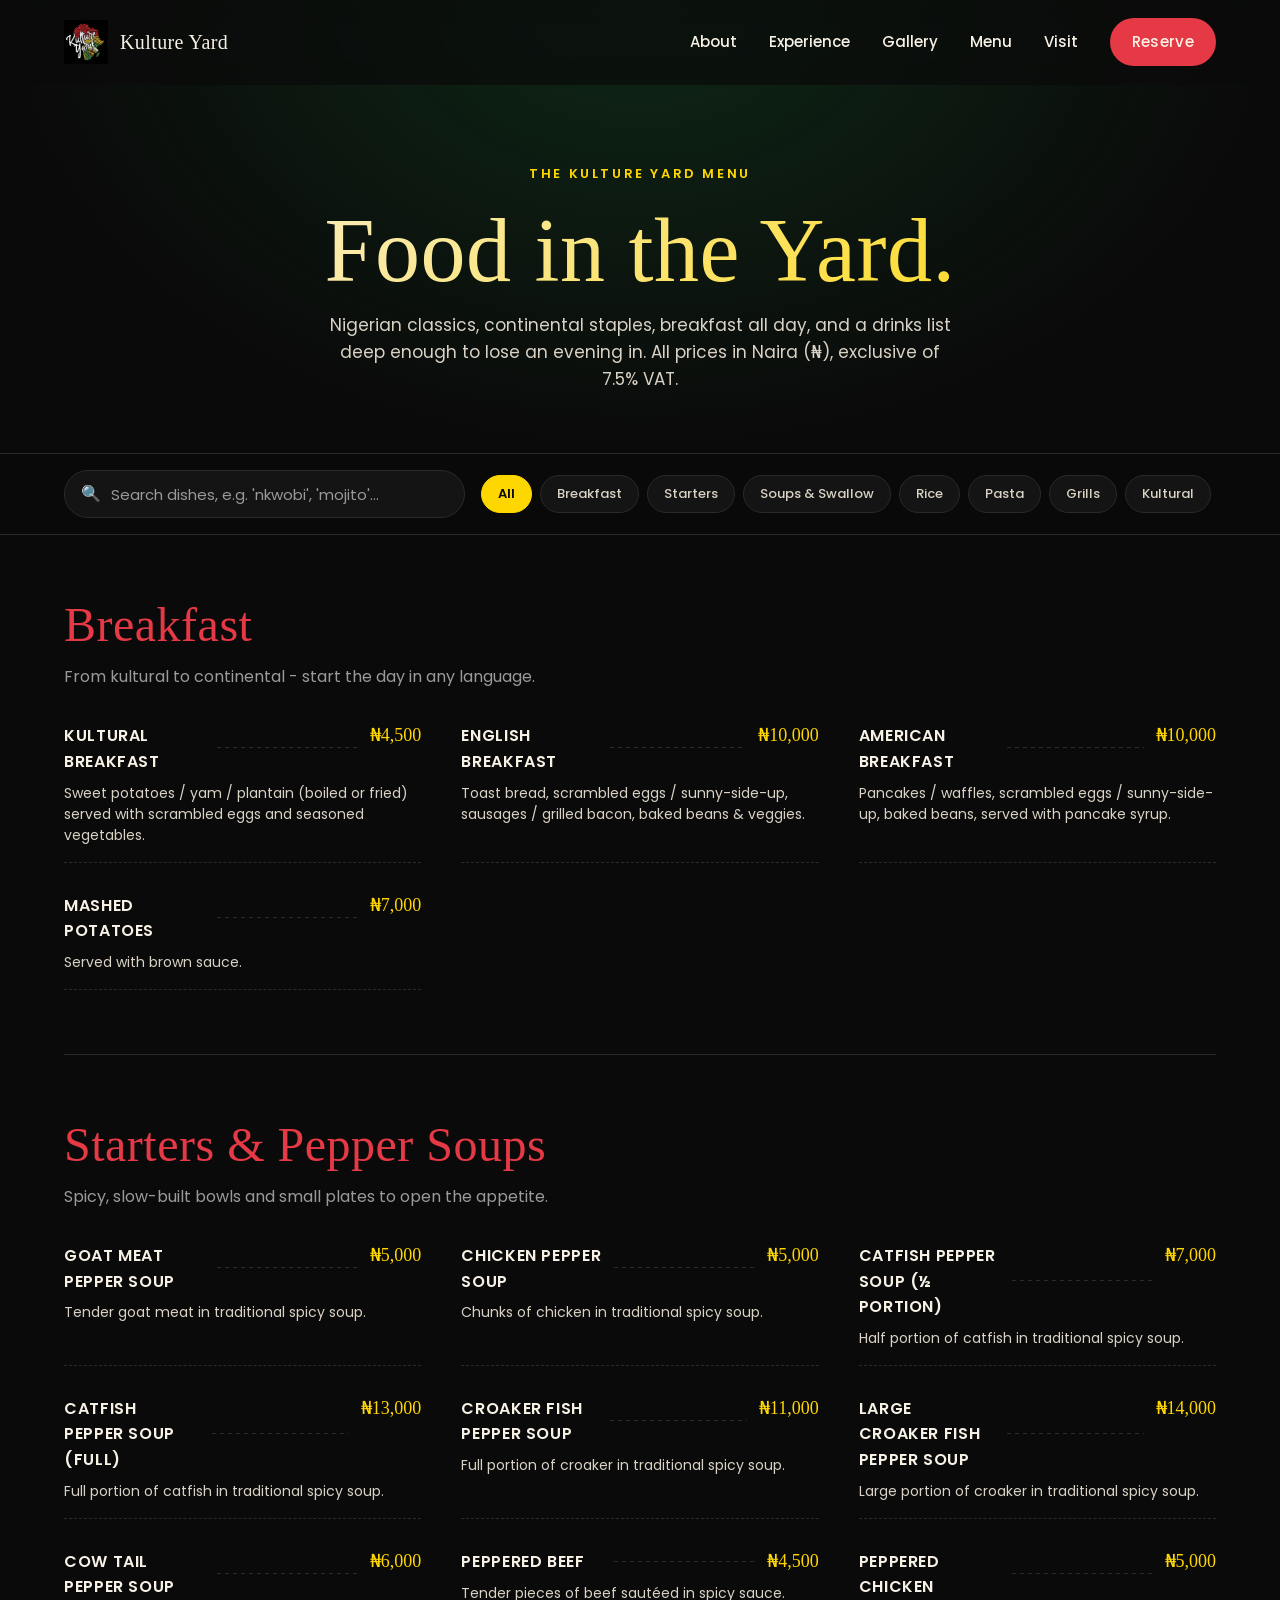
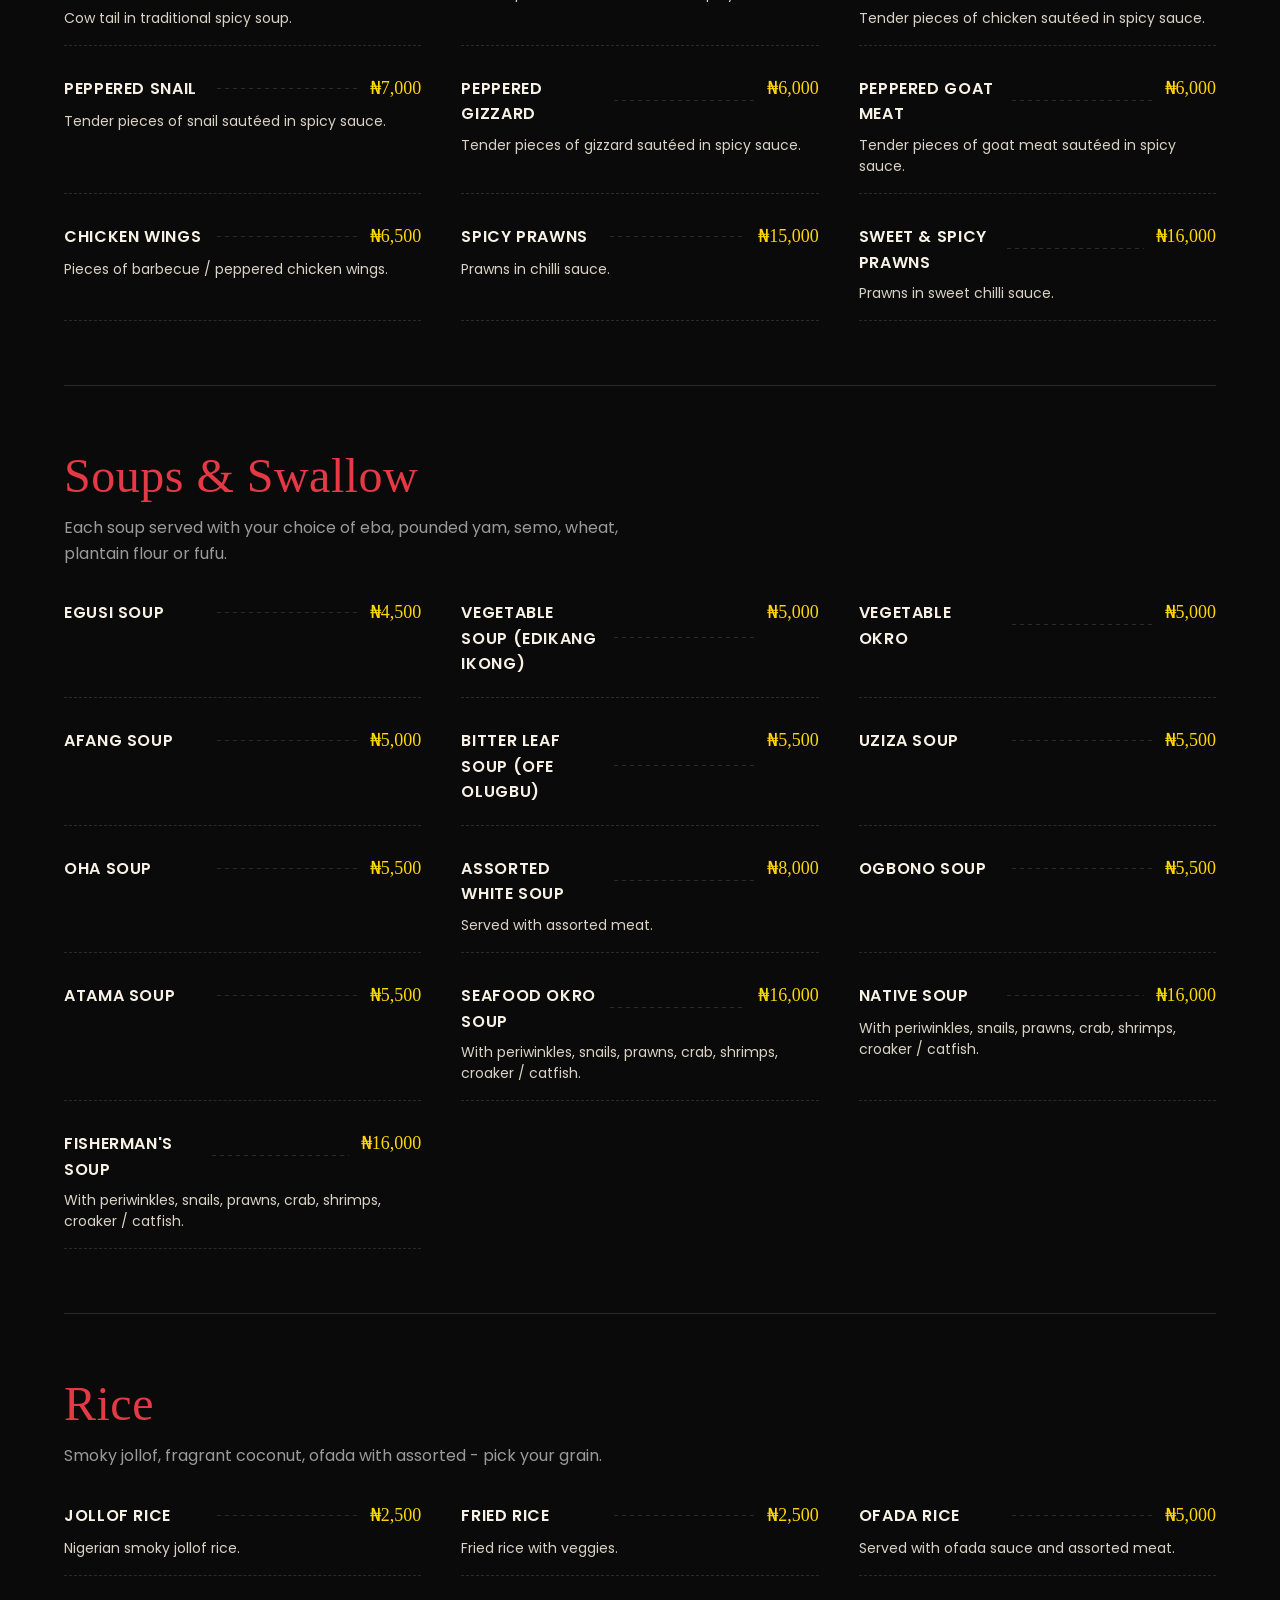
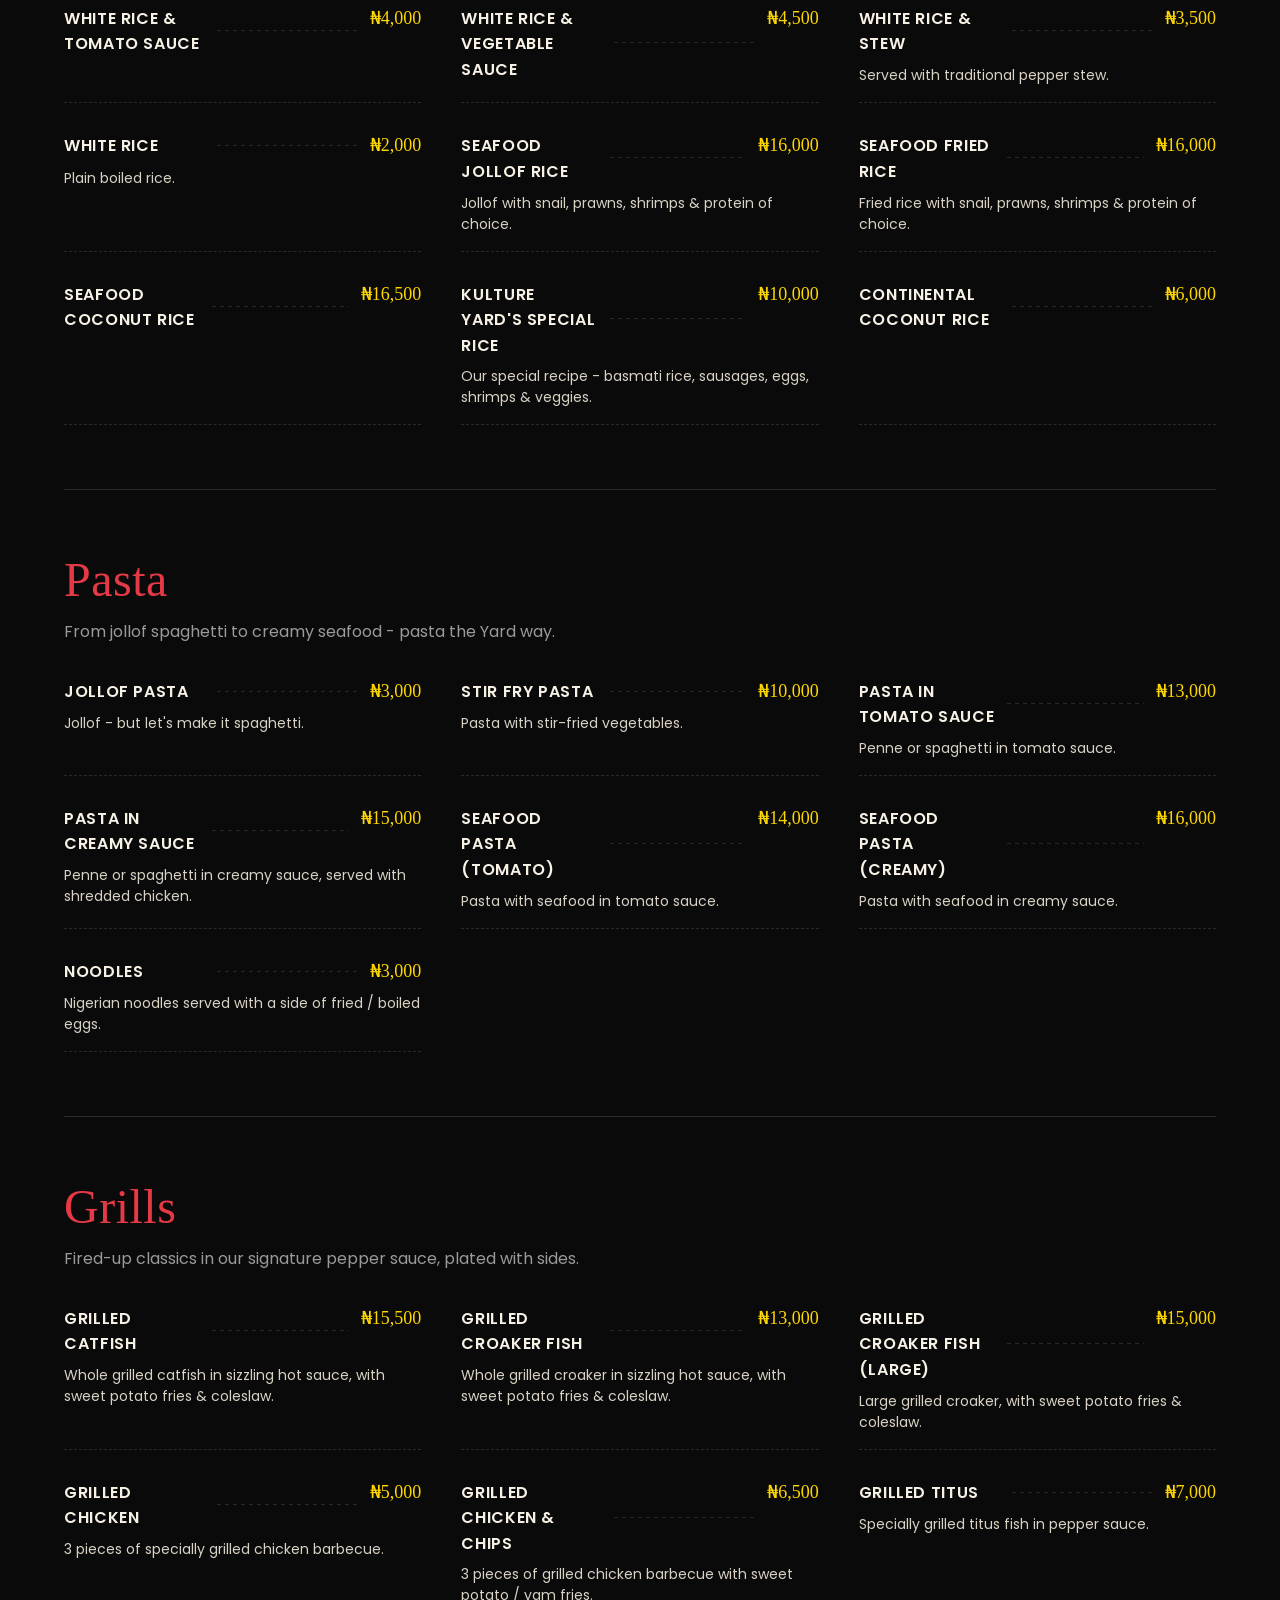
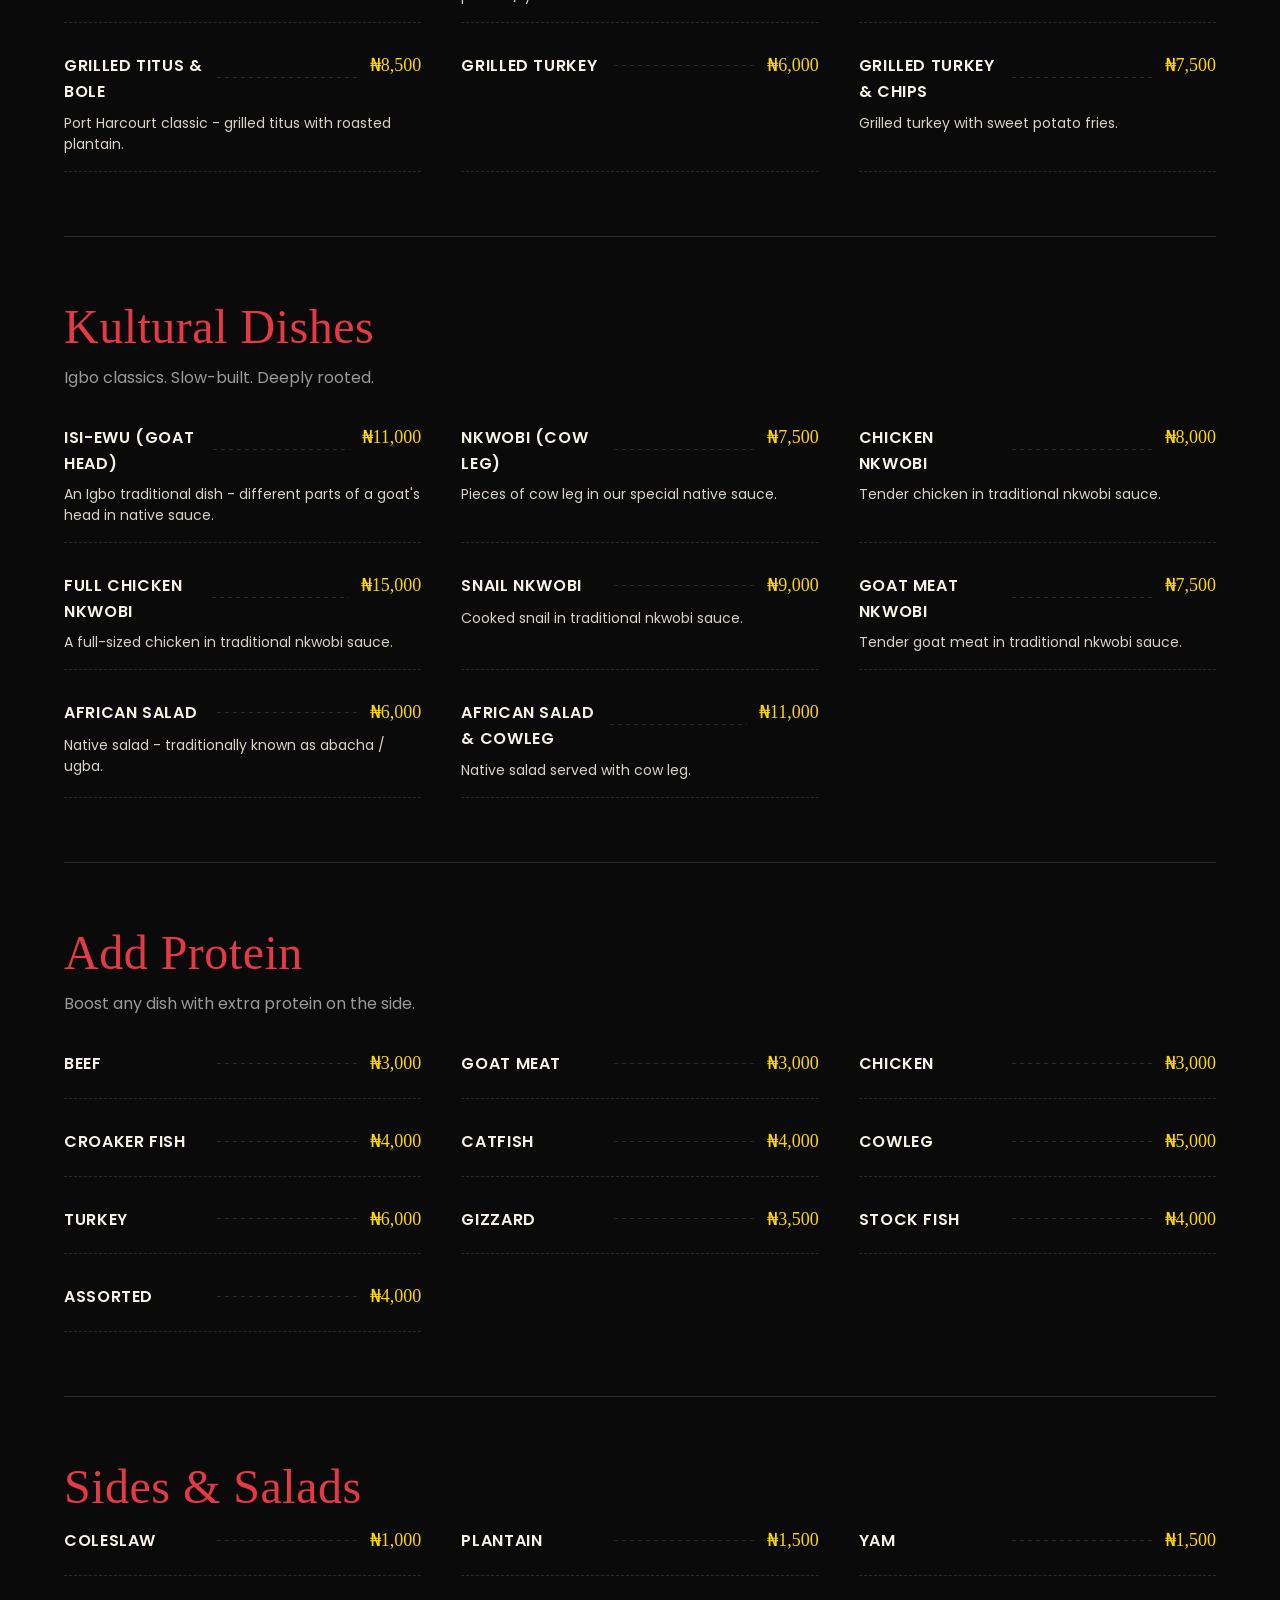
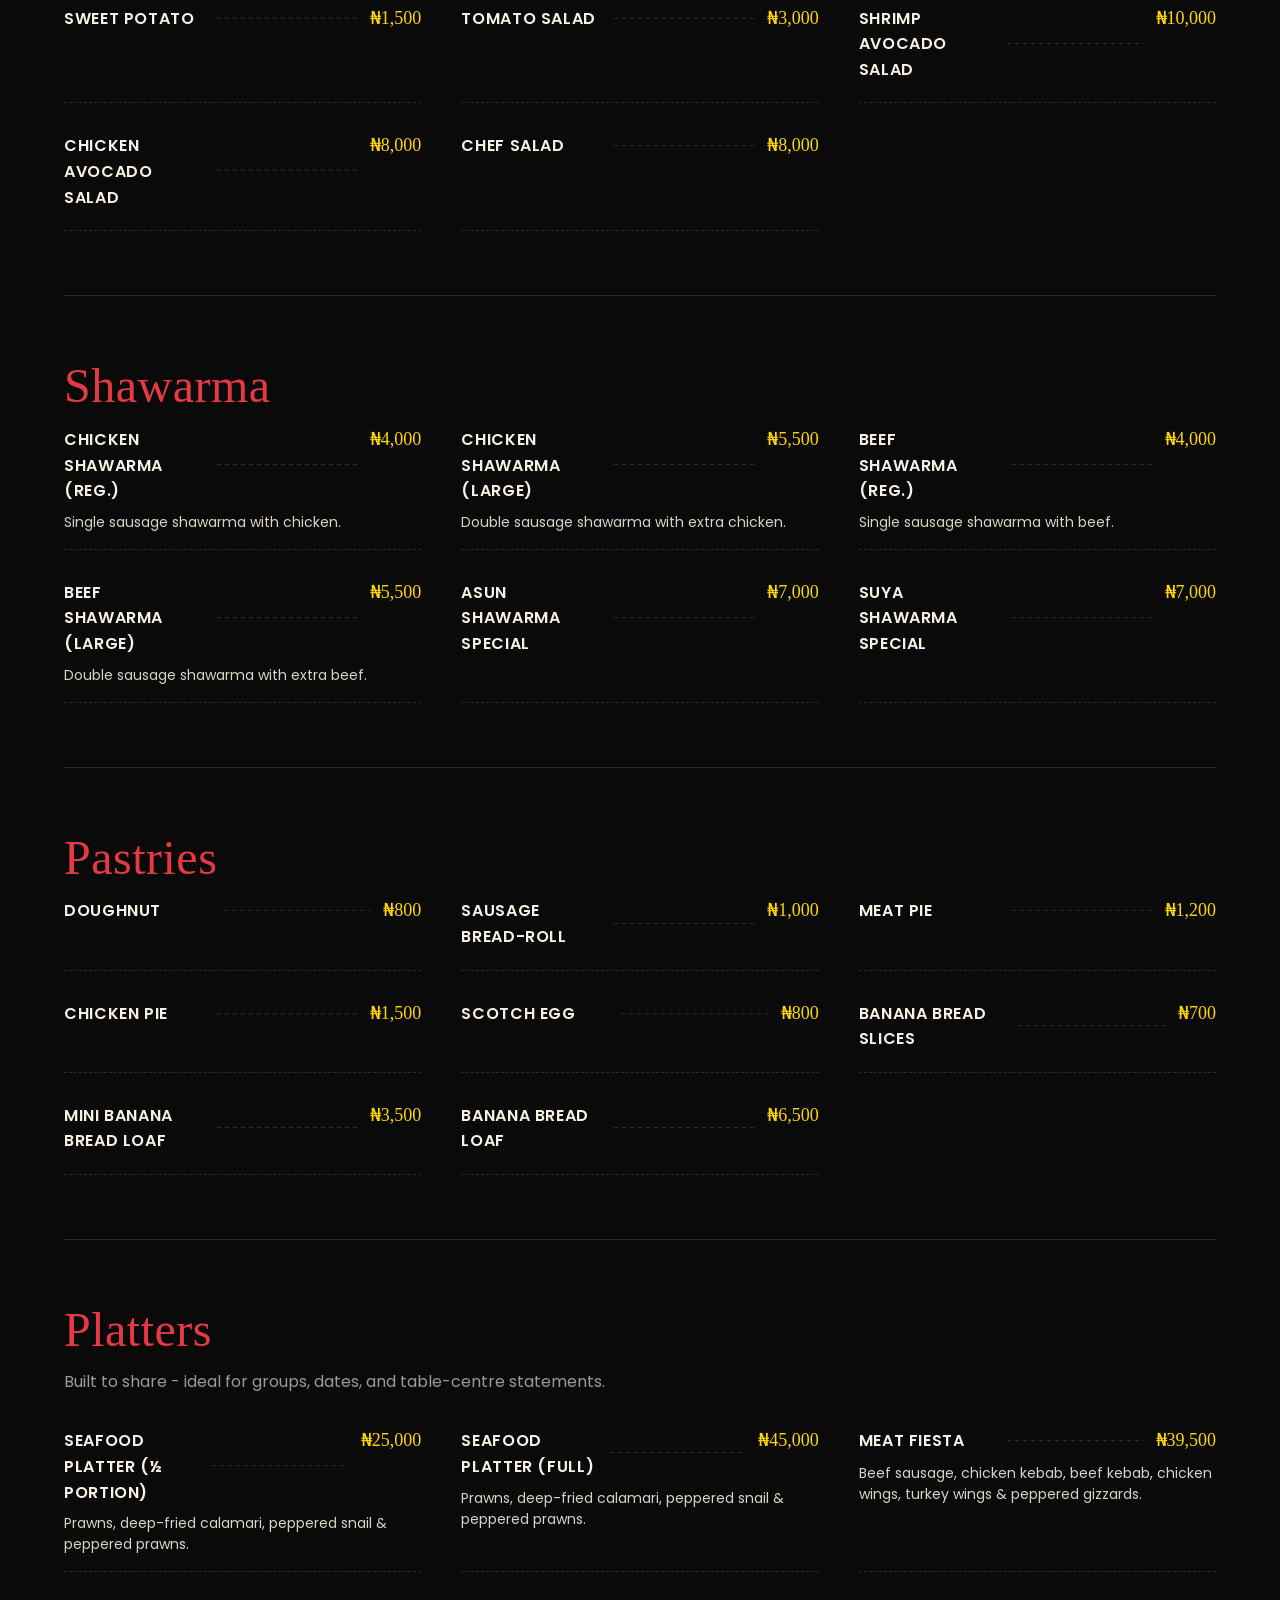
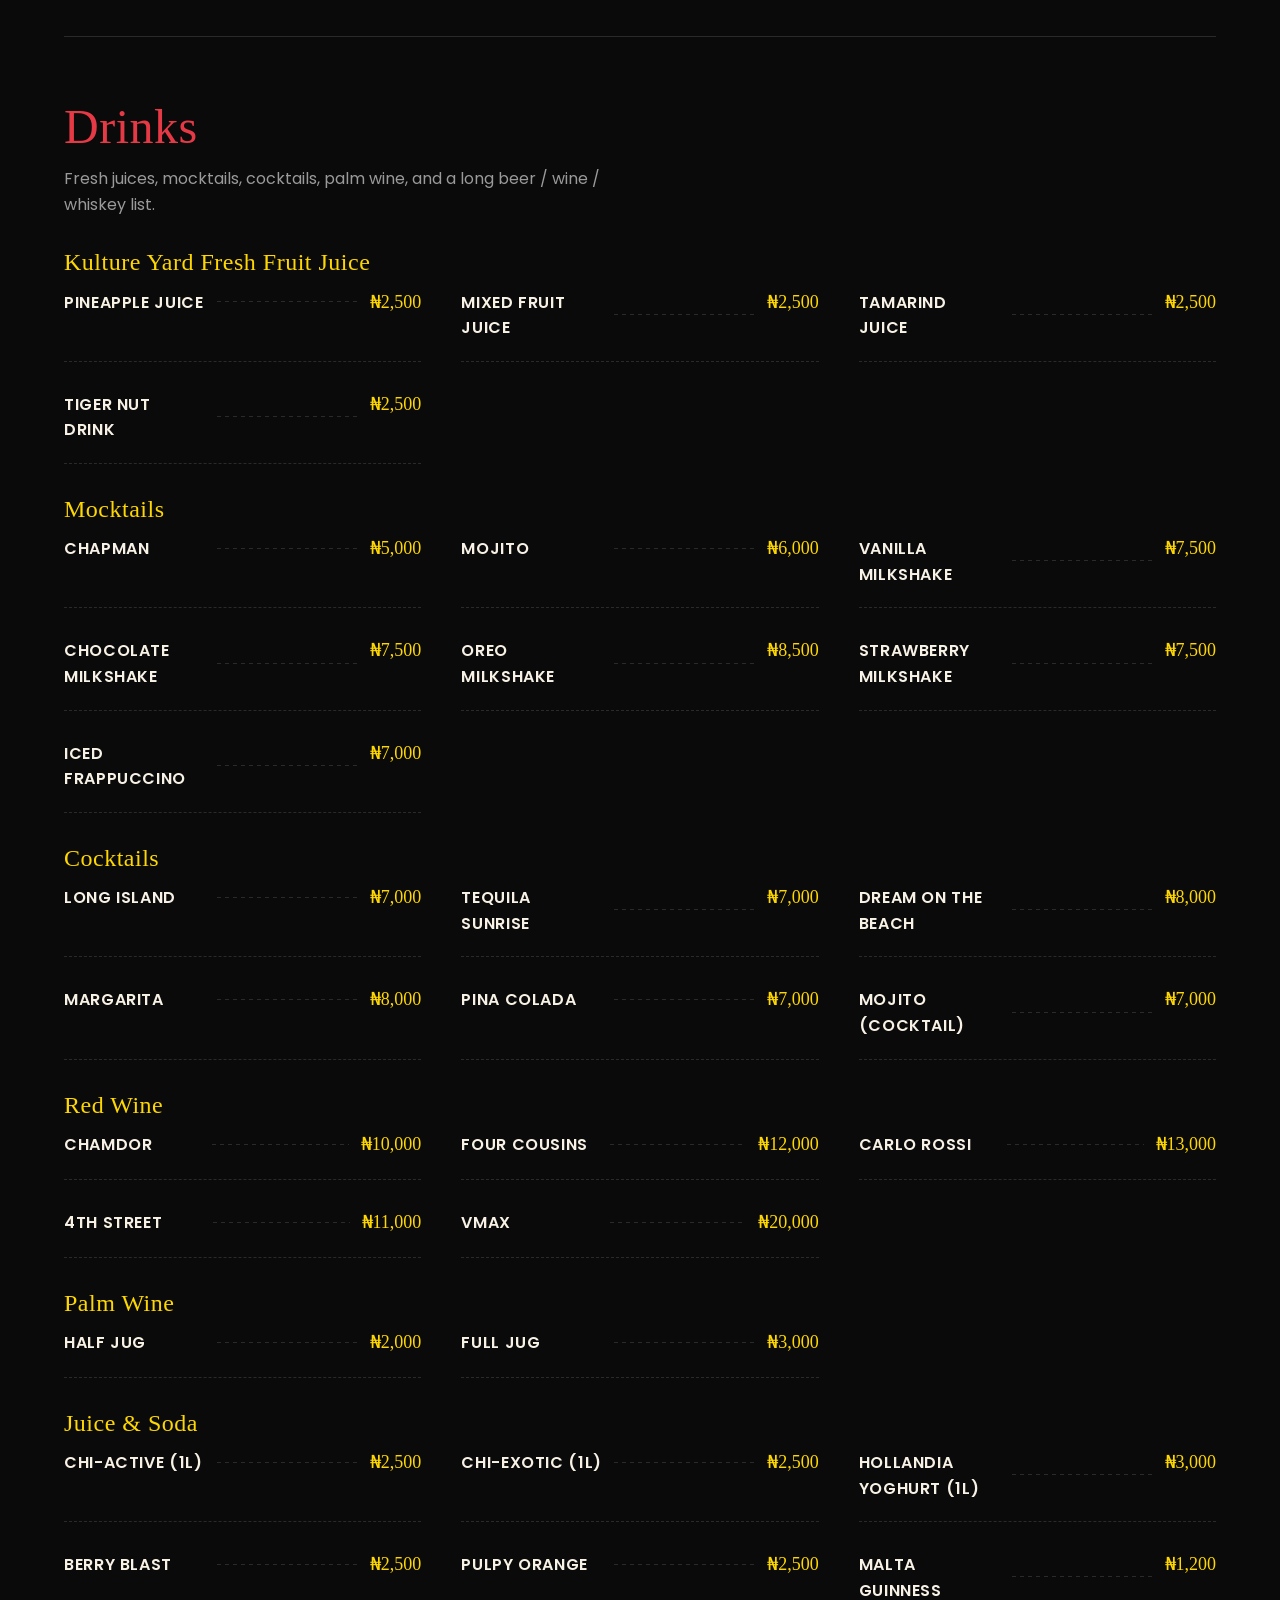
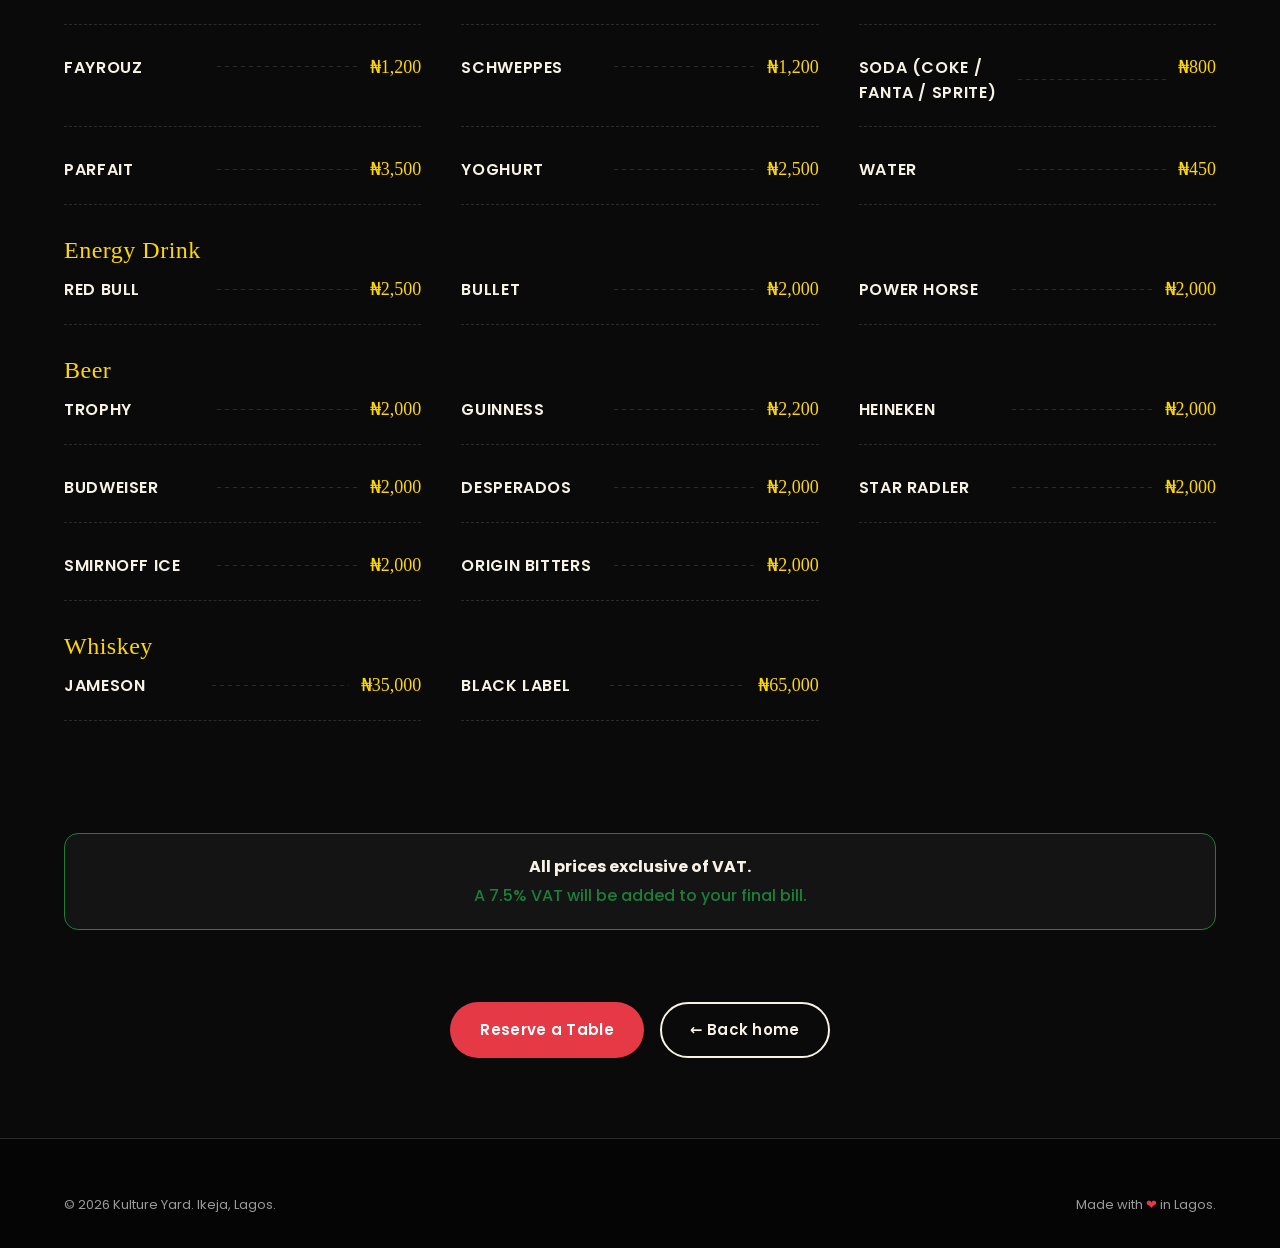
<file: menu.html>
<!DOCTYPE html>
<html lang="en">
<head>
<meta charset="UTF-8" />
<meta name="viewport" content="width=device-width, initial-scale=1" />
<title>Menu - Kulture Yard | Ikeja, Lagos</title>
<meta name="description" content="The full Kulture Yard menu - breakfast, soups, swallow, grills, rice, pasta, kultural dishes, shawarma, drinks, cocktails. Ikeja, Lagos." />
<meta name="theme-color" content="#0A0A0A" />

<link rel="icon" type="image/png" href="images/logo.png" />
<link rel="apple-touch-icon" href="images/logo.png" />

<link rel="preconnect" href="https://fonts.googleapis.com" />
<link rel="preconnect" href="https://fonts.gstatic.com" crossorigin />
<link href="https://fonts.googleapis.com/css2?family=Permanent+Marker&family=Poppins:wght@400;500;600;700&display=swap" rel="stylesheet" />
<link rel="stylesheet" href="css/style.css" />
</head>
<body>

<!-- ===== Navigation ===== -->
<header class="site-nav scrolled" role="banner">
  <div class="container nav-inner">
    <a href="index.html" class="nav-brand" aria-label="Kulture Yard home">
      <img src="images/logo.png" alt="" />
      <span class="nav-brand-text">Kulture Yard</span>
    </a>

    <nav aria-label="Primary">
      <ul class="nav-links">
        <li><a href="index.html#about">About</a></li>
        <li><a href="index.html#experience">Experience</a></li>
        <li><a href="index.html#gallery">Gallery</a></li>
        <li><a href="menu.html" aria-current="page">Menu</a></li>
        <li><a href="index.html#visit">Visit</a></li>
        <li>
          <a class="btn btn-primary nav-cta"
             href="https://wa.me/2349019090099?text=Hi%20Kulture%20Yard%2C%20I%27d%20like%20to%20reserve%20a%20table."
             target="_blank" rel="noopener">
            Reserve
          </a>
        </li>
      </ul>
    </nav>

    <button class="nav-toggle" aria-label="Open menu" aria-expanded="false">
      <span></span>
    </button>
  </div>
</header>

<main>

  <!-- ===== Menu hero ===== -->
  <section class="menu-hero">
    <div class="container">
      <span class="eyebrow">The Kulture Yard Menu</span>
      <h1>Food in the Yard.</h1>
      <p>Nigerian classics, continental staples, breakfast all day, and a drinks list deep enough to lose an evening in. All prices in Naira (₦), exclusive of 7.5% VAT.</p>
    </div>
  </section>

  <!-- ===== Toolbar (search + tabs) ===== -->
  <div class="menu-toolbar">
    <div class="container menu-toolbar-inner">
      <div class="menu-search">
        <span aria-hidden="true">🔍</span>
        <input type="text" id="menu-search-input" placeholder="Search dishes, e.g. 'nkwobi', 'mojito'..." aria-label="Search the menu" />
      </div>
      <div class="menu-tabs" role="tablist">
        <button class="menu-tab active" data-category="all">All</button>
        <button class="menu-tab" data-category="breakfast">Breakfast</button>
        <button class="menu-tab" data-category="starters">Starters</button>
        <button class="menu-tab" data-category="soups">Soups &amp; Swallow</button>
        <button class="menu-tab" data-category="rice">Rice</button>
        <button class="menu-tab" data-category="pasta">Pasta</button>
        <button class="menu-tab" data-category="grills">Grills</button>
        <button class="menu-tab" data-category="kultural">Kultural</button>
        <button class="menu-tab" data-category="protein">Protein</button>
        <button class="menu-tab" data-category="sides">Sides &amp; Salads</button>
        <button class="menu-tab" data-category="shawarma">Shawarma</button>
        <button class="menu-tab" data-category="pastries">Pastries</button>
        <button class="menu-tab" data-category="platters">Platters</button>
        <button class="menu-tab" data-category="drinks">Drinks</button>
      </div>
    </div>
  </div>

  <div class="container">

    <!-- ===== BREAKFAST ===== -->
    <section class="menu-section" id="breakfast" data-category="breakfast">
      <h2>Breakfast</h2>
      <p class="menu-section-blurb">From kultural to continental - start the day in any language.</p>
      <div class="menu-items">
        <article class="menu-item">
          <div class="menu-item-head"><span class="menu-item-name">Kultural Breakfast</span><span class="menu-item-dotted"></span><span class="menu-item-price">₦4,500</span></div>
          <p class="menu-item-desc">Sweet potatoes / yam / plantain (boiled or fried) served with scrambled eggs and seasoned vegetables.</p>
        </article>
        <article class="menu-item">
          <div class="menu-item-head"><span class="menu-item-name">English Breakfast</span><span class="menu-item-dotted"></span><span class="menu-item-price">₦10,000</span></div>
          <p class="menu-item-desc">Toast bread, scrambled eggs / sunny-side-up, sausages / grilled bacon, baked beans &amp; veggies.</p>
        </article>
        <article class="menu-item">
          <div class="menu-item-head"><span class="menu-item-name">American Breakfast</span><span class="menu-item-dotted"></span><span class="menu-item-price">₦10,000</span></div>
          <p class="menu-item-desc">Pancakes / waffles, scrambled eggs / sunny-side-up, baked beans, served with pancake syrup.</p>
        </article>
        <article class="menu-item">
          <div class="menu-item-head"><span class="menu-item-name">Mashed Potatoes</span><span class="menu-item-dotted"></span><span class="menu-item-price">₦7,000</span></div>
          <p class="menu-item-desc">Served with brown sauce.</p>
        </article>
      </div>
    </section>

    <!-- ===== STARTERS ===== -->
    <section class="menu-section" id="starters" data-category="starters">
      <h2>Starters &amp; Pepper Soups</h2>
      <p class="menu-section-blurb">Spicy, slow-built bowls and small plates to open the appetite.</p>
      <div class="menu-items">
        <article class="menu-item"><div class="menu-item-head"><span class="menu-item-name">Goat Meat Pepper Soup</span><span class="menu-item-dotted"></span><span class="menu-item-price">₦5,000</span></div><p class="menu-item-desc">Tender goat meat in traditional spicy soup.</p></article>
        <article class="menu-item"><div class="menu-item-head"><span class="menu-item-name">Chicken Pepper Soup</span><span class="menu-item-dotted"></span><span class="menu-item-price">₦5,000</span></div><p class="menu-item-desc">Chunks of chicken in traditional spicy soup.</p></article>
        <article class="menu-item"><div class="menu-item-head"><span class="menu-item-name">Catfish Pepper Soup (½ Portion)</span><span class="menu-item-dotted"></span><span class="menu-item-price">₦7,000</span></div><p class="menu-item-desc">Half portion of catfish in traditional spicy soup.</p></article>
        <article class="menu-item"><div class="menu-item-head"><span class="menu-item-name">Catfish Pepper Soup (Full)</span><span class="menu-item-dotted"></span><span class="menu-item-price">₦13,000</span></div><p class="menu-item-desc">Full portion of catfish in traditional spicy soup.</p></article>
        <article class="menu-item"><div class="menu-item-head"><span class="menu-item-name">Croaker Fish Pepper Soup</span><span class="menu-item-dotted"></span><span class="menu-item-price">₦11,000</span></div><p class="menu-item-desc">Full portion of croaker in traditional spicy soup.</p></article>
        <article class="menu-item"><div class="menu-item-head"><span class="menu-item-name">Large Croaker Fish Pepper Soup</span><span class="menu-item-dotted"></span><span class="menu-item-price">₦14,000</span></div><p class="menu-item-desc">Large portion of croaker in traditional spicy soup.</p></article>
        <article class="menu-item"><div class="menu-item-head"><span class="menu-item-name">Cow Tail Pepper Soup</span><span class="menu-item-dotted"></span><span class="menu-item-price">₦6,000</span></div><p class="menu-item-desc">Cow tail in traditional spicy soup.</p></article>
        <article class="menu-item"><div class="menu-item-head"><span class="menu-item-name">Peppered Beef</span><span class="menu-item-dotted"></span><span class="menu-item-price">₦4,500</span></div><p class="menu-item-desc">Tender pieces of beef sautéed in spicy sauce.</p></article>
        <article class="menu-item"><div class="menu-item-head"><span class="menu-item-name">Peppered Chicken</span><span class="menu-item-dotted"></span><span class="menu-item-price">₦5,000</span></div><p class="menu-item-desc">Tender pieces of chicken sautéed in spicy sauce.</p></article>
        <article class="menu-item"><div class="menu-item-head"><span class="menu-item-name">Peppered Snail</span><span class="menu-item-dotted"></span><span class="menu-item-price">₦7,000</span></div><p class="menu-item-desc">Tender pieces of snail sautéed in spicy sauce.</p></article>
        <article class="menu-item"><div class="menu-item-head"><span class="menu-item-name">Peppered Gizzard</span><span class="menu-item-dotted"></span><span class="menu-item-price">₦6,000</span></div><p class="menu-item-desc">Tender pieces of gizzard sautéed in spicy sauce.</p></article>
        <article class="menu-item"><div class="menu-item-head"><span class="menu-item-name">Peppered Goat Meat</span><span class="menu-item-dotted"></span><span class="menu-item-price">₦6,000</span></div><p class="menu-item-desc">Tender pieces of goat meat sautéed in spicy sauce.</p></article>
        <article class="menu-item"><div class="menu-item-head"><span class="menu-item-name">Chicken Wings</span><span class="menu-item-dotted"></span><span class="menu-item-price">₦6,500</span></div><p class="menu-item-desc">Pieces of barbecue / peppered chicken wings.</p></article>
        <article class="menu-item"><div class="menu-item-head"><span class="menu-item-name">Spicy Prawns</span><span class="menu-item-dotted"></span><span class="menu-item-price">₦15,000</span></div><p class="menu-item-desc">Prawns in chilli sauce.</p></article>
        <article class="menu-item"><div class="menu-item-head"><span class="menu-item-name">Sweet &amp; Spicy Prawns</span><span class="menu-item-dotted"></span><span class="menu-item-price">₦16,000</span></div><p class="menu-item-desc">Prawns in sweet chilli sauce.</p></article>
      </div>
    </section>

    <!-- ===== SOUPS & SWALLOW ===== -->
    <section class="menu-section" id="soups" data-category="soups">
      <h2>Soups &amp; Swallow</h2>
      <p class="menu-section-blurb">Each soup served with your choice of eba, pounded yam, semo, wheat, plantain flour or fufu.</p>
      <div class="menu-items">
        <article class="menu-item"><div class="menu-item-head"><span class="menu-item-name">Egusi Soup</span><span class="menu-item-dotted"></span><span class="menu-item-price">₦4,500</span></div></article>
        <article class="menu-item"><div class="menu-item-head"><span class="menu-item-name">Vegetable Soup (Edikang Ikong)</span><span class="menu-item-dotted"></span><span class="menu-item-price">₦5,000</span></div></article>
        <article class="menu-item"><div class="menu-item-head"><span class="menu-item-name">Vegetable Okro</span><span class="menu-item-dotted"></span><span class="menu-item-price">₦5,000</span></div></article>
        <article class="menu-item"><div class="menu-item-head"><span class="menu-item-name">Afang Soup</span><span class="menu-item-dotted"></span><span class="menu-item-price">₦5,000</span></div></article>
        <article class="menu-item"><div class="menu-item-head"><span class="menu-item-name">Bitter Leaf Soup (Ofe Olugbu)</span><span class="menu-item-dotted"></span><span class="menu-item-price">₦5,500</span></div></article>
        <article class="menu-item"><div class="menu-item-head"><span class="menu-item-name">Uziza Soup</span><span class="menu-item-dotted"></span><span class="menu-item-price">₦5,500</span></div></article>
        <article class="menu-item"><div class="menu-item-head"><span class="menu-item-name">Oha Soup</span><span class="menu-item-dotted"></span><span class="menu-item-price">₦5,500</span></div></article>
        <article class="menu-item"><div class="menu-item-head"><span class="menu-item-name">Assorted White Soup</span><span class="menu-item-dotted"></span><span class="menu-item-price">₦8,000</span></div><p class="menu-item-desc">Served with assorted meat.</p></article>
        <article class="menu-item"><div class="menu-item-head"><span class="menu-item-name">Ogbono Soup</span><span class="menu-item-dotted"></span><span class="menu-item-price">₦5,500</span></div></article>
        <article class="menu-item"><div class="menu-item-head"><span class="menu-item-name">Atama Soup</span><span class="menu-item-dotted"></span><span class="menu-item-price">₦5,500</span></div></article>
        <article class="menu-item"><div class="menu-item-head"><span class="menu-item-name">Seafood Okro Soup</span><span class="menu-item-dotted"></span><span class="menu-item-price">₦16,000</span></div><p class="menu-item-desc">With periwinkles, snails, prawns, crab, shrimps, croaker / catfish.</p></article>
        <article class="menu-item"><div class="menu-item-head"><span class="menu-item-name">Native Soup</span><span class="menu-item-dotted"></span><span class="menu-item-price">₦16,000</span></div><p class="menu-item-desc">With periwinkles, snails, prawns, crab, shrimps, croaker / catfish.</p></article>
        <article class="menu-item"><div class="menu-item-head"><span class="menu-item-name">Fisherman's Soup</span><span class="menu-item-dotted"></span><span class="menu-item-price">₦16,000</span></div><p class="menu-item-desc">With periwinkles, snails, prawns, crab, shrimps, croaker / catfish.</p></article>
      </div>
    </section>

    <!-- ===== RICE ===== -->
    <section class="menu-section" id="rice" data-category="rice">
      <h2>Rice</h2>
      <p class="menu-section-blurb">Smoky jollof, fragrant coconut, ofada with assorted - pick your grain.</p>
      <div class="menu-items">
        <article class="menu-item"><div class="menu-item-head"><span class="menu-item-name">Jollof Rice</span><span class="menu-item-dotted"></span><span class="menu-item-price">₦2,500</span></div><p class="menu-item-desc">Nigerian smoky jollof rice.</p></article>
        <article class="menu-item"><div class="menu-item-head"><span class="menu-item-name">Fried Rice</span><span class="menu-item-dotted"></span><span class="menu-item-price">₦2,500</span></div><p class="menu-item-desc">Fried rice with veggies.</p></article>
        <article class="menu-item"><div class="menu-item-head"><span class="menu-item-name">Ofada Rice</span><span class="menu-item-dotted"></span><span class="menu-item-price">₦5,000</span></div><p class="menu-item-desc">Served with ofada sauce and assorted meat.</p></article>
        <article class="menu-item"><div class="menu-item-head"><span class="menu-item-name">White Rice &amp; Tomato Sauce</span><span class="menu-item-dotted"></span><span class="menu-item-price">₦4,000</span></div></article>
        <article class="menu-item"><div class="menu-item-head"><span class="menu-item-name">White Rice &amp; Vegetable Sauce</span><span class="menu-item-dotted"></span><span class="menu-item-price">₦4,500</span></div></article>
        <article class="menu-item"><div class="menu-item-head"><span class="menu-item-name">White Rice &amp; Stew</span><span class="menu-item-dotted"></span><span class="menu-item-price">₦3,500</span></div><p class="menu-item-desc">Served with traditional pepper stew.</p></article>
        <article class="menu-item"><div class="menu-item-head"><span class="menu-item-name">White Rice</span><span class="menu-item-dotted"></span><span class="menu-item-price">₦2,000</span></div><p class="menu-item-desc">Plain boiled rice.</p></article>
        <article class="menu-item"><div class="menu-item-head"><span class="menu-item-name">Seafood Jollof Rice</span><span class="menu-item-dotted"></span><span class="menu-item-price">₦16,000</span></div><p class="menu-item-desc">Jollof with snail, prawns, shrimps &amp; protein of choice.</p></article>
        <article class="menu-item"><div class="menu-item-head"><span class="menu-item-name">Seafood Fried Rice</span><span class="menu-item-dotted"></span><span class="menu-item-price">₦16,000</span></div><p class="menu-item-desc">Fried rice with snail, prawns, shrimps &amp; protein of choice.</p></article>
        <article class="menu-item"><div class="menu-item-head"><span class="menu-item-name">Seafood Coconut Rice</span><span class="menu-item-dotted"></span><span class="menu-item-price">₦16,500</span></div></article>
        <article class="menu-item"><div class="menu-item-head"><span class="menu-item-name">Kulture Yard's Special Rice</span><span class="menu-item-dotted"></span><span class="menu-item-price">₦10,000</span></div><p class="menu-item-desc">Our special recipe - basmati rice, sausages, eggs, shrimps &amp; veggies.</p></article>
        <article class="menu-item"><div class="menu-item-head"><span class="menu-item-name">Continental Coconut Rice</span><span class="menu-item-dotted"></span><span class="menu-item-price">₦6,000</span></div></article>
      </div>
    </section>

    <!-- ===== PASTA ===== -->
    <section class="menu-section" id="pasta" data-category="pasta">
      <h2>Pasta</h2>
      <p class="menu-section-blurb">From jollof spaghetti to creamy seafood - pasta the Yard way.</p>
      <div class="menu-items">
        <article class="menu-item"><div class="menu-item-head"><span class="menu-item-name">Jollof Pasta</span><span class="menu-item-dotted"></span><span class="menu-item-price">₦3,000</span></div><p class="menu-item-desc">Jollof - but let's make it spaghetti.</p></article>
        <article class="menu-item"><div class="menu-item-head"><span class="menu-item-name">Stir Fry Pasta</span><span class="menu-item-dotted"></span><span class="menu-item-price">₦10,000</span></div><p class="menu-item-desc">Pasta with stir-fried vegetables.</p></article>
        <article class="menu-item"><div class="menu-item-head"><span class="menu-item-name">Pasta in Tomato Sauce</span><span class="menu-item-dotted"></span><span class="menu-item-price">₦13,000</span></div><p class="menu-item-desc">Penne or spaghetti in tomato sauce.</p></article>
        <article class="menu-item"><div class="menu-item-head"><span class="menu-item-name">Pasta in Creamy Sauce</span><span class="menu-item-dotted"></span><span class="menu-item-price">₦15,000</span></div><p class="menu-item-desc">Penne or spaghetti in creamy sauce, served with shredded chicken.</p></article>
        <article class="menu-item"><div class="menu-item-head"><span class="menu-item-name">Seafood Pasta (Tomato)</span><span class="menu-item-dotted"></span><span class="menu-item-price">₦14,000</span></div><p class="menu-item-desc">Pasta with seafood in tomato sauce.</p></article>
        <article class="menu-item"><div class="menu-item-head"><span class="menu-item-name">Seafood Pasta (Creamy)</span><span class="menu-item-dotted"></span><span class="menu-item-price">₦16,000</span></div><p class="menu-item-desc">Pasta with seafood in creamy sauce.</p></article>
        <article class="menu-item"><div class="menu-item-head"><span class="menu-item-name">Noodles</span><span class="menu-item-dotted"></span><span class="menu-item-price">₦3,000</span></div><p class="menu-item-desc">Nigerian noodles served with a side of fried / boiled eggs.</p></article>
      </div>
    </section>

    <!-- ===== GRILLS ===== -->
    <section class="menu-section" id="grills" data-category="grills">
      <h2>Grills</h2>
      <p class="menu-section-blurb">Fired-up classics in our signature pepper sauce, plated with sides.</p>
      <div class="menu-items">
        <article class="menu-item"><div class="menu-item-head"><span class="menu-item-name">Grilled Catfish</span><span class="menu-item-dotted"></span><span class="menu-item-price">₦15,500</span></div><p class="menu-item-desc">Whole grilled catfish in sizzling hot sauce, with sweet potato fries &amp; coleslaw.</p></article>
        <article class="menu-item"><div class="menu-item-head"><span class="menu-item-name">Grilled Croaker Fish</span><span class="menu-item-dotted"></span><span class="menu-item-price">₦13,000</span></div><p class="menu-item-desc">Whole grilled croaker in sizzling hot sauce, with sweet potato fries &amp; coleslaw.</p></article>
        <article class="menu-item"><div class="menu-item-head"><span class="menu-item-name">Grilled Croaker Fish (Large)</span><span class="menu-item-dotted"></span><span class="menu-item-price">₦15,000</span></div><p class="menu-item-desc">Large grilled croaker, with sweet potato fries &amp; coleslaw.</p></article>
        <article class="menu-item"><div class="menu-item-head"><span class="menu-item-name">Grilled Chicken</span><span class="menu-item-dotted"></span><span class="menu-item-price">₦5,000</span></div><p class="menu-item-desc">3 pieces of specially grilled chicken barbecue.</p></article>
        <article class="menu-item"><div class="menu-item-head"><span class="menu-item-name">Grilled Chicken &amp; Chips</span><span class="menu-item-dotted"></span><span class="menu-item-price">₦6,500</span></div><p class="menu-item-desc">3 pieces of grilled chicken barbecue with sweet potato / yam fries.</p></article>
        <article class="menu-item"><div class="menu-item-head"><span class="menu-item-name">Grilled Titus</span><span class="menu-item-dotted"></span><span class="menu-item-price">₦7,000</span></div><p class="menu-item-desc">Specially grilled titus fish in pepper sauce.</p></article>
        <article class="menu-item"><div class="menu-item-head"><span class="menu-item-name">Grilled Titus &amp; Bole</span><span class="menu-item-dotted"></span><span class="menu-item-price">₦8,500</span></div><p class="menu-item-desc">Port Harcourt classic - grilled titus with roasted plantain.</p></article>
        <article class="menu-item"><div class="menu-item-head"><span class="menu-item-name">Grilled Turkey</span><span class="menu-item-dotted"></span><span class="menu-item-price">₦6,000</span></div></article>
        <article class="menu-item"><div class="menu-item-head"><span class="menu-item-name">Grilled Turkey &amp; Chips</span><span class="menu-item-dotted"></span><span class="menu-item-price">₦7,500</span></div><p class="menu-item-desc">Grilled turkey with sweet potato fries.</p></article>
      </div>
    </section>

    <!-- ===== KULTURAL ===== -->
    <section class="menu-section" id="kultural" data-category="kultural">
      <h2>Kultural Dishes</h2>
      <p class="menu-section-blurb">Igbo classics. Slow-built. Deeply rooted.</p>
      <div class="menu-items">
        <article class="menu-item"><div class="menu-item-head"><span class="menu-item-name">Isi-Ewu (Goat Head)</span><span class="menu-item-dotted"></span><span class="menu-item-price">₦11,000</span></div><p class="menu-item-desc">An Igbo traditional dish - different parts of a goat's head in native sauce.</p></article>
        <article class="menu-item"><div class="menu-item-head"><span class="menu-item-name">Nkwobi (Cow Leg)</span><span class="menu-item-dotted"></span><span class="menu-item-price">₦7,500</span></div><p class="menu-item-desc">Pieces of cow leg in our special native sauce.</p></article>
        <article class="menu-item"><div class="menu-item-head"><span class="menu-item-name">Chicken Nkwobi</span><span class="menu-item-dotted"></span><span class="menu-item-price">₦8,000</span></div><p class="menu-item-desc">Tender chicken in traditional nkwobi sauce.</p></article>
        <article class="menu-item"><div class="menu-item-head"><span class="menu-item-name">Full Chicken Nkwobi</span><span class="menu-item-dotted"></span><span class="menu-item-price">₦15,000</span></div><p class="menu-item-desc">A full-sized chicken in traditional nkwobi sauce.</p></article>
        <article class="menu-item"><div class="menu-item-head"><span class="menu-item-name">Snail Nkwobi</span><span class="menu-item-dotted"></span><span class="menu-item-price">₦9,000</span></div><p class="menu-item-desc">Cooked snail in traditional nkwobi sauce.</p></article>
        <article class="menu-item"><div class="menu-item-head"><span class="menu-item-name">Goat Meat Nkwobi</span><span class="menu-item-dotted"></span><span class="menu-item-price">₦7,500</span></div><p class="menu-item-desc">Tender goat meat in traditional nkwobi sauce.</p></article>
        <article class="menu-item"><div class="menu-item-head"><span class="menu-item-name">African Salad</span><span class="menu-item-dotted"></span><span class="menu-item-price">₦6,000</span></div><p class="menu-item-desc">Native salad - traditionally known as abacha / ugba.</p></article>
        <article class="menu-item"><div class="menu-item-head"><span class="menu-item-name">African Salad &amp; Cowleg</span><span class="menu-item-dotted"></span><span class="menu-item-price">₦11,000</span></div><p class="menu-item-desc">Native salad served with cow leg.</p></article>
      </div>
    </section>

    <!-- ===== PROTEIN ===== -->
    <section class="menu-section" id="protein" data-category="protein">
      <h2>Add Protein</h2>
      <p class="menu-section-blurb">Boost any dish with extra protein on the side.</p>
      <div class="menu-items">
        <article class="menu-item"><div class="menu-item-head"><span class="menu-item-name">Beef</span><span class="menu-item-dotted"></span><span class="menu-item-price">₦3,000</span></div></article>
        <article class="menu-item"><div class="menu-item-head"><span class="menu-item-name">Goat Meat</span><span class="menu-item-dotted"></span><span class="menu-item-price">₦3,000</span></div></article>
        <article class="menu-item"><div class="menu-item-head"><span class="menu-item-name">Chicken</span><span class="menu-item-dotted"></span><span class="menu-item-price">₦3,000</span></div></article>
        <article class="menu-item"><div class="menu-item-head"><span class="menu-item-name">Croaker Fish</span><span class="menu-item-dotted"></span><span class="menu-item-price">₦4,000</span></div></article>
        <article class="menu-item"><div class="menu-item-head"><span class="menu-item-name">Catfish</span><span class="menu-item-dotted"></span><span class="menu-item-price">₦4,000</span></div></article>
        <article class="menu-item"><div class="menu-item-head"><span class="menu-item-name">Cowleg</span><span class="menu-item-dotted"></span><span class="menu-item-price">₦5,000</span></div></article>
        <article class="menu-item"><div class="menu-item-head"><span class="menu-item-name">Turkey</span><span class="menu-item-dotted"></span><span class="menu-item-price">₦6,000</span></div></article>
        <article class="menu-item"><div class="menu-item-head"><span class="menu-item-name">Gizzard</span><span class="menu-item-dotted"></span><span class="menu-item-price">₦3,500</span></div></article>
        <article class="menu-item"><div class="menu-item-head"><span class="menu-item-name">Stock Fish</span><span class="menu-item-dotted"></span><span class="menu-item-price">₦4,000</span></div></article>
        <article class="menu-item"><div class="menu-item-head"><span class="menu-item-name">Assorted</span><span class="menu-item-dotted"></span><span class="menu-item-price">₦4,000</span></div></article>
      </div>
    </section>

    <!-- ===== SIDES ===== -->
    <section class="menu-section" id="sides" data-category="sides">
      <h2>Sides &amp; Salads</h2>
      <div class="menu-items">
        <article class="menu-item"><div class="menu-item-head"><span class="menu-item-name">Coleslaw</span><span class="menu-item-dotted"></span><span class="menu-item-price">₦1,000</span></div></article>
        <article class="menu-item"><div class="menu-item-head"><span class="menu-item-name">Plantain</span><span class="menu-item-dotted"></span><span class="menu-item-price">₦1,500</span></div></article>
        <article class="menu-item"><div class="menu-item-head"><span class="menu-item-name">Yam</span><span class="menu-item-dotted"></span><span class="menu-item-price">₦1,500</span></div></article>
        <article class="menu-item"><div class="menu-item-head"><span class="menu-item-name">Sweet Potato</span><span class="menu-item-dotted"></span><span class="menu-item-price">₦1,500</span></div></article>
        <article class="menu-item"><div class="menu-item-head"><span class="menu-item-name">Tomato Salad</span><span class="menu-item-dotted"></span><span class="menu-item-price">₦3,000</span></div></article>
        <article class="menu-item"><div class="menu-item-head"><span class="menu-item-name">Shrimp Avocado Salad</span><span class="menu-item-dotted"></span><span class="menu-item-price">₦10,000</span></div></article>
        <article class="menu-item"><div class="menu-item-head"><span class="menu-item-name">Chicken Avocado Salad</span><span class="menu-item-dotted"></span><span class="menu-item-price">₦8,000</span></div></article>
        <article class="menu-item"><div class="menu-item-head"><span class="menu-item-name">Chef Salad</span><span class="menu-item-dotted"></span><span class="menu-item-price">₦8,000</span></div></article>
      </div>
    </section>

    <!-- ===== SHAWARMA ===== -->
    <section class="menu-section" id="shawarma" data-category="shawarma">
      <h2>Shawarma</h2>
      <div class="menu-items">
        <article class="menu-item"><div class="menu-item-head"><span class="menu-item-name">Chicken Shawarma (Reg.)</span><span class="menu-item-dotted"></span><span class="menu-item-price">₦4,000</span></div><p class="menu-item-desc">Single sausage shawarma with chicken.</p></article>
        <article class="menu-item"><div class="menu-item-head"><span class="menu-item-name">Chicken Shawarma (Large)</span><span class="menu-item-dotted"></span><span class="menu-item-price">₦5,500</span></div><p class="menu-item-desc">Double sausage shawarma with extra chicken.</p></article>
        <article class="menu-item"><div class="menu-item-head"><span class="menu-item-name">Beef Shawarma (Reg.)</span><span class="menu-item-dotted"></span><span class="menu-item-price">₦4,000</span></div><p class="menu-item-desc">Single sausage shawarma with beef.</p></article>
        <article class="menu-item"><div class="menu-item-head"><span class="menu-item-name">Beef Shawarma (Large)</span><span class="menu-item-dotted"></span><span class="menu-item-price">₦5,500</span></div><p class="menu-item-desc">Double sausage shawarma with extra beef.</p></article>
        <article class="menu-item"><div class="menu-item-head"><span class="menu-item-name">Asun Shawarma Special</span><span class="menu-item-dotted"></span><span class="menu-item-price">₦7,000</span></div></article>
        <article class="menu-item"><div class="menu-item-head"><span class="menu-item-name">Suya Shawarma Special</span><span class="menu-item-dotted"></span><span class="menu-item-price">₦7,000</span></div></article>
      </div>
    </section>

    <!-- ===== PASTRIES ===== -->
    <section class="menu-section" id="pastries" data-category="pastries">
      <h2>Pastries</h2>
      <div class="menu-items">
        <article class="menu-item"><div class="menu-item-head"><span class="menu-item-name">Doughnut</span><span class="menu-item-dotted"></span><span class="menu-item-price">₦800</span></div></article>
        <article class="menu-item"><div class="menu-item-head"><span class="menu-item-name">Sausage Bread-Roll</span><span class="menu-item-dotted"></span><span class="menu-item-price">₦1,000</span></div></article>
        <article class="menu-item"><div class="menu-item-head"><span class="menu-item-name">Meat Pie</span><span class="menu-item-dotted"></span><span class="menu-item-price">₦1,200</span></div></article>
        <article class="menu-item"><div class="menu-item-head"><span class="menu-item-name">Chicken Pie</span><span class="menu-item-dotted"></span><span class="menu-item-price">₦1,500</span></div></article>
        <article class="menu-item"><div class="menu-item-head"><span class="menu-item-name">Scotch Egg</span><span class="menu-item-dotted"></span><span class="menu-item-price">₦800</span></div></article>
        <article class="menu-item"><div class="menu-item-head"><span class="menu-item-name">Banana Bread Slices</span><span class="menu-item-dotted"></span><span class="menu-item-price">₦700</span></div></article>
        <article class="menu-item"><div class="menu-item-head"><span class="menu-item-name">Mini Banana Bread Loaf</span><span class="menu-item-dotted"></span><span class="menu-item-price">₦3,500</span></div></article>
        <article class="menu-item"><div class="menu-item-head"><span class="menu-item-name">Banana Bread Loaf</span><span class="menu-item-dotted"></span><span class="menu-item-price">₦6,500</span></div></article>
      </div>
    </section>

    <!-- ===== PLATTERS ===== -->
    <section class="menu-section" id="platters" data-category="platters">
      <h2>Platters</h2>
      <p class="menu-section-blurb">Built to share - ideal for groups, dates, and table-centre statements.</p>
      <div class="menu-items">
        <article class="menu-item"><div class="menu-item-head"><span class="menu-item-name">Seafood Platter (½ Portion)</span><span class="menu-item-dotted"></span><span class="menu-item-price">₦25,000</span></div><p class="menu-item-desc">Prawns, deep-fried calamari, peppered snail &amp; peppered prawns.</p></article>
        <article class="menu-item"><div class="menu-item-head"><span class="menu-item-name">Seafood Platter (Full)</span><span class="menu-item-dotted"></span><span class="menu-item-price">₦45,000</span></div><p class="menu-item-desc">Prawns, deep-fried calamari, peppered snail &amp; peppered prawns.</p></article>
        <article class="menu-item"><div class="menu-item-head"><span class="menu-item-name">Meat Fiesta</span><span class="menu-item-dotted"></span><span class="menu-item-price">₦39,500</span></div><p class="menu-item-desc">Beef sausage, chicken kebab, beef kebab, chicken wings, turkey wings &amp; peppered gizzards.</p></article>
      </div>
    </section>

    <!-- ===== DRINKS ===== -->
    <section class="menu-section" id="drinks" data-category="drinks">
      <h2>Drinks</h2>
      <p class="menu-section-blurb">Fresh juices, mocktails, cocktails, palm wine, and a long beer / wine / whiskey list.</p>

      <h3 style="font-family:var(--font-display); color:var(--gold); font-size:24px; margin: 24px 0 12px;">Kulture Yard Fresh Fruit Juice</h3>
      <div class="menu-items">
        <article class="menu-item"><div class="menu-item-head"><span class="menu-item-name">Pineapple Juice</span><span class="menu-item-dotted"></span><span class="menu-item-price">₦2,500</span></div></article>
        <article class="menu-item"><div class="menu-item-head"><span class="menu-item-name">Mixed Fruit Juice</span><span class="menu-item-dotted"></span><span class="menu-item-price">₦2,500</span></div></article>
        <article class="menu-item"><div class="menu-item-head"><span class="menu-item-name">Tamarind Juice</span><span class="menu-item-dotted"></span><span class="menu-item-price">₦2,500</span></div></article>
        <article class="menu-item"><div class="menu-item-head"><span class="menu-item-name">Tiger Nut Drink</span><span class="menu-item-dotted"></span><span class="menu-item-price">₦2,500</span></div></article>
      </div>

      <h3 style="font-family:var(--font-display); color:var(--gold); font-size:24px; margin: 32px 0 12px;">Mocktails</h3>
      <div class="menu-items">
        <article class="menu-item"><div class="menu-item-head"><span class="menu-item-name">Chapman</span><span class="menu-item-dotted"></span><span class="menu-item-price">₦5,000</span></div></article>
        <article class="menu-item"><div class="menu-item-head"><span class="menu-item-name">Mojito</span><span class="menu-item-dotted"></span><span class="menu-item-price">₦6,000</span></div></article>
        <article class="menu-item"><div class="menu-item-head"><span class="menu-item-name">Vanilla Milkshake</span><span class="menu-item-dotted"></span><span class="menu-item-price">₦7,500</span></div></article>
        <article class="menu-item"><div class="menu-item-head"><span class="menu-item-name">Chocolate Milkshake</span><span class="menu-item-dotted"></span><span class="menu-item-price">₦7,500</span></div></article>
        <article class="menu-item"><div class="menu-item-head"><span class="menu-item-name">Oreo Milkshake</span><span class="menu-item-dotted"></span><span class="menu-item-price">₦8,500</span></div></article>
        <article class="menu-item"><div class="menu-item-head"><span class="menu-item-name">Strawberry Milkshake</span><span class="menu-item-dotted"></span><span class="menu-item-price">₦7,500</span></div></article>
        <article class="menu-item"><div class="menu-item-head"><span class="menu-item-name">Iced Frappuccino</span><span class="menu-item-dotted"></span><span class="menu-item-price">₦7,000</span></div></article>
      </div>

      <h3 style="font-family:var(--font-display); color:var(--gold); font-size:24px; margin: 32px 0 12px;">Cocktails</h3>
      <div class="menu-items">
        <article class="menu-item"><div class="menu-item-head"><span class="menu-item-name">Long Island</span><span class="menu-item-dotted"></span><span class="menu-item-price">₦7,000</span></div></article>
        <article class="menu-item"><div class="menu-item-head"><span class="menu-item-name">Tequila Sunrise</span><span class="menu-item-dotted"></span><span class="menu-item-price">₦7,000</span></div></article>
        <article class="menu-item"><div class="menu-item-head"><span class="menu-item-name">Dream on the Beach</span><span class="menu-item-dotted"></span><span class="menu-item-price">₦8,000</span></div></article>
        <article class="menu-item"><div class="menu-item-head"><span class="menu-item-name">Margarita</span><span class="menu-item-dotted"></span><span class="menu-item-price">₦8,000</span></div></article>
        <article class="menu-item"><div class="menu-item-head"><span class="menu-item-name">Pina Colada</span><span class="menu-item-dotted"></span><span class="menu-item-price">₦7,000</span></div></article>
        <article class="menu-item"><div class="menu-item-head"><span class="menu-item-name">Mojito (Cocktail)</span><span class="menu-item-dotted"></span><span class="menu-item-price">₦7,000</span></div></article>
      </div>

      <h3 style="font-family:var(--font-display); color:var(--gold); font-size:24px; margin: 32px 0 12px;">Red Wine</h3>
      <div class="menu-items">
        <article class="menu-item"><div class="menu-item-head"><span class="menu-item-name">Chamdor</span><span class="menu-item-dotted"></span><span class="menu-item-price">₦10,000</span></div></article>
        <article class="menu-item"><div class="menu-item-head"><span class="menu-item-name">Four Cousins</span><span class="menu-item-dotted"></span><span class="menu-item-price">₦12,000</span></div></article>
        <article class="menu-item"><div class="menu-item-head"><span class="menu-item-name">Carlo Rossi</span><span class="menu-item-dotted"></span><span class="menu-item-price">₦13,000</span></div></article>
        <article class="menu-item"><div class="menu-item-head"><span class="menu-item-name">4th Street</span><span class="menu-item-dotted"></span><span class="menu-item-price">₦11,000</span></div></article>
        <article class="menu-item"><div class="menu-item-head"><span class="menu-item-name">VMax</span><span class="menu-item-dotted"></span><span class="menu-item-price">₦20,000</span></div></article>
      </div>

      <h3 style="font-family:var(--font-display); color:var(--gold); font-size:24px; margin: 32px 0 12px;">Palm Wine</h3>
      <div class="menu-items">
        <article class="menu-item"><div class="menu-item-head"><span class="menu-item-name">Half Jug</span><span class="menu-item-dotted"></span><span class="menu-item-price">₦2,000</span></div></article>
        <article class="menu-item"><div class="menu-item-head"><span class="menu-item-name">Full Jug</span><span class="menu-item-dotted"></span><span class="menu-item-price">₦3,000</span></div></article>
      </div>

      <h3 style="font-family:var(--font-display); color:var(--gold); font-size:24px; margin: 32px 0 12px;">Juice &amp; Soda</h3>
      <div class="menu-items">
        <article class="menu-item"><div class="menu-item-head"><span class="menu-item-name">Chi-Active (1L)</span><span class="menu-item-dotted"></span><span class="menu-item-price">₦2,500</span></div></article>
        <article class="menu-item"><div class="menu-item-head"><span class="menu-item-name">Chi-Exotic (1L)</span><span class="menu-item-dotted"></span><span class="menu-item-price">₦2,500</span></div></article>
        <article class="menu-item"><div class="menu-item-head"><span class="menu-item-name">Hollandia Yoghurt (1L)</span><span class="menu-item-dotted"></span><span class="menu-item-price">₦3,000</span></div></article>
        <article class="menu-item"><div class="menu-item-head"><span class="menu-item-name">Berry Blast</span><span class="menu-item-dotted"></span><span class="menu-item-price">₦2,500</span></div></article>
        <article class="menu-item"><div class="menu-item-head"><span class="menu-item-name">Pulpy Orange</span><span class="menu-item-dotted"></span><span class="menu-item-price">₦2,500</span></div></article>
        <article class="menu-item"><div class="menu-item-head"><span class="menu-item-name">Malta Guinness</span><span class="menu-item-dotted"></span><span class="menu-item-price">₦1,200</span></div></article>
        <article class="menu-item"><div class="menu-item-head"><span class="menu-item-name">Fayrouz</span><span class="menu-item-dotted"></span><span class="menu-item-price">₦1,200</span></div></article>
        <article class="menu-item"><div class="menu-item-head"><span class="menu-item-name">Schweppes</span><span class="menu-item-dotted"></span><span class="menu-item-price">₦1,200</span></div></article>
        <article class="menu-item"><div class="menu-item-head"><span class="menu-item-name">Soda (Coke / Fanta / Sprite)</span><span class="menu-item-dotted"></span><span class="menu-item-price">₦800</span></div></article>
        <article class="menu-item"><div class="menu-item-head"><span class="menu-item-name">Parfait</span><span class="menu-item-dotted"></span><span class="menu-item-price">₦3,500</span></div></article>
        <article class="menu-item"><div class="menu-item-head"><span class="menu-item-name">Yoghurt</span><span class="menu-item-dotted"></span><span class="menu-item-price">₦2,500</span></div></article>
        <article class="menu-item"><div class="menu-item-head"><span class="menu-item-name">Water</span><span class="menu-item-dotted"></span><span class="menu-item-price">₦450</span></div></article>
      </div>

      <h3 style="font-family:var(--font-display); color:var(--gold); font-size:24px; margin: 32px 0 12px;">Energy Drink</h3>
      <div class="menu-items">
        <article class="menu-item"><div class="menu-item-head"><span class="menu-item-name">Red Bull</span><span class="menu-item-dotted"></span><span class="menu-item-price">₦2,500</span></div></article>
        <article class="menu-item"><div class="menu-item-head"><span class="menu-item-name">Bullet</span><span class="menu-item-dotted"></span><span class="menu-item-price">₦2,000</span></div></article>
        <article class="menu-item"><div class="menu-item-head"><span class="menu-item-name">Power Horse</span><span class="menu-item-dotted"></span><span class="menu-item-price">₦2,000</span></div></article>
      </div>

      <h3 style="font-family:var(--font-display); color:var(--gold); font-size:24px; margin: 32px 0 12px;">Beer</h3>
      <div class="menu-items">
        <article class="menu-item"><div class="menu-item-head"><span class="menu-item-name">Trophy</span><span class="menu-item-dotted"></span><span class="menu-item-price">₦2,000</span></div></article>
        <article class="menu-item"><div class="menu-item-head"><span class="menu-item-name">Guinness</span><span class="menu-item-dotted"></span><span class="menu-item-price">₦2,200</span></div></article>
        <article class="menu-item"><div class="menu-item-head"><span class="menu-item-name">Heineken</span><span class="menu-item-dotted"></span><span class="menu-item-price">₦2,000</span></div></article>
        <article class="menu-item"><div class="menu-item-head"><span class="menu-item-name">Budweiser</span><span class="menu-item-dotted"></span><span class="menu-item-price">₦2,000</span></div></article>
        <article class="menu-item"><div class="menu-item-head"><span class="menu-item-name">Desperados</span><span class="menu-item-dotted"></span><span class="menu-item-price">₦2,000</span></div></article>
        <article class="menu-item"><div class="menu-item-head"><span class="menu-item-name">Star Radler</span><span class="menu-item-dotted"></span><span class="menu-item-price">₦2,000</span></div></article>
        <article class="menu-item"><div class="menu-item-head"><span class="menu-item-name">Smirnoff Ice</span><span class="menu-item-dotted"></span><span class="menu-item-price">₦2,000</span></div></article>
        <article class="menu-item"><div class="menu-item-head"><span class="menu-item-name">Origin Bitters</span><span class="menu-item-dotted"></span><span class="menu-item-price">₦2,000</span></div></article>
      </div>

      <h3 style="font-family:var(--font-display); color:var(--gold); font-size:24px; margin: 32px 0 12px;">Whiskey</h3>
      <div class="menu-items">
        <article class="menu-item"><div class="menu-item-head"><span class="menu-item-name">Jameson</span><span class="menu-item-dotted"></span><span class="menu-item-price">₦35,000</span></div></article>
        <article class="menu-item"><div class="menu-item-head"><span class="menu-item-name">Black Label</span><span class="menu-item-dotted"></span><span class="menu-item-price">₦65,000</span></div></article>
      </div>
    </section>

    <div class="menu-empty" style="display:none;">
      <p>No dishes match that search.</p>
      <button class="btn btn-ghost" onclick="document.getElementById('menu-search-input').value=''; document.getElementById('menu-search-input').dispatchEvent(new Event('input'));">Clear search</button>
    </div>

    <div class="vat-note">
      <strong>All prices exclusive of VAT.</strong>
      A 7.5% VAT will be added to your final bill.
    </div>

    <div style="text-align:center; padding: 24px 0 80px;">
      <a class="btn btn-primary"
         href="https://wa.me/2349019090099?text=Hi%20Kulture%20Yard%2C%20I%27d%20like%20to%20reserve%20a%20table."
         target="_blank" rel="noopener">
        Reserve a Table
      </a>
      <a class="btn btn-ghost" href="index.html" style="margin-left: 12px;">← Back home</a>
    </div>

  </div>
</main>

<!-- ===== Footer ===== -->
<footer class="site-footer">
  <div class="container">
    <div class="footer-bottom" style="border-top:none; padding-top:0;">
      <span>© <span data-year>2026</span> Kulture Yard. Ikeja, Lagos.</span>
      <span>Made with <span class="heart" style="color:var(--red);">❤</span> in Lagos.</span>
    </div>
  </div>
</footer>

<script src="js/main.js"></script>
<script src="js/menu.js"></script>
</body>
</html>
</file>
<file: css/style.css>
/* ===== Kulture Yard - Brand System ===== */

:root {
  --bg: #0A0A0A;
  --bg-elev: #141414;
  --bg-card: #1A1A1A;
  --red: #E63946;
  --red-deep: #B0202C;
  --gold: #FFD700;
  --gold-warm: #E8B923;
  --green: #1B7F3A;
  --green-deep: #0F5C29;
  --cream: #F8F1E5;
  --cream-dim: #D9D2C5;
  --muted: #9A9A9A;
  --border: #2A2A2A;

  --font-display: 'Permanent Marker', cursive;
  --font-body: 'Poppins', system-ui, -apple-system, sans-serif;

  --maxw: 1200px;
  --radius: 14px;
  --radius-sm: 8px;

  --shadow-lift: 0 20px 60px rgba(0,0,0,0.5);
  --shadow-glow-red: 0 0 0 4px rgba(230, 57, 70, 0.15);
  --shadow-glow-gold: 0 0 0 4px rgba(255, 215, 0, 0.18);
}

* { box-sizing: border-box; margin: 0; padding: 0; }

html { scroll-behavior: smooth; }

body {
  font-family: var(--font-body);
  background: var(--bg);
  color: var(--cream);
  line-height: 1.6;
  -webkit-font-smoothing: antialiased;
  overflow-x: hidden;
}

img { max-width: 100%; display: block; }

a { color: var(--gold); text-decoration: none; transition: color .2s ease; }
a:hover { color: var(--cream); }

button { font-family: inherit; cursor: pointer; border: none; background: none; color: inherit; }

:focus-visible { outline: 2px solid var(--gold); outline-offset: 3px; border-radius: 4px; }

/* ===== Reusable layout ===== */
.container { width: 100%; max-width: var(--maxw); margin: 0 auto; padding: 0 24px; }

section { padding: clamp(64px, 10vw, 120px) 0; position: relative; }

.eyebrow {
  display: inline-block;
  font-size: 13px;
  font-weight: 600;
  letter-spacing: 0.2em;
  text-transform: uppercase;
  color: var(--gold);
  margin-bottom: 16px;
}

h1, h2, h3 { font-family: var(--font-display); font-weight: 400; line-height: 1.1; letter-spacing: 0.5px; }

h2.section-title {
  font-size: clamp(36px, 6vw, 64px);
  margin-bottom: 16px;
  color: var(--cream);
}

.section-lede {
  font-size: clamp(16px, 2vw, 18px);
  color: var(--cream-dim);
  max-width: 640px;
  margin-bottom: 56px;
}

.divider {
  height: 6px;
  background: linear-gradient(90deg, var(--red) 0%, var(--red) 33.33%, var(--gold) 33.33%, var(--gold) 66.66%, var(--green) 66.66%, var(--green) 100%);
  border: 0;
}

/* ===== Buttons ===== */
.btn {
  display: inline-flex;
  align-items: center;
  gap: 10px;
  padding: 14px 28px;
  border-radius: 999px;
  font-weight: 600;
  font-size: 15px;
  letter-spacing: 0.02em;
  transition: transform .2s ease, box-shadow .2s ease, background .2s ease, color .2s ease;
  border: 2px solid transparent;
}

.btn-primary {
  background: var(--red);
  color: #fff;
}
.btn-primary:hover { background: var(--red-deep); transform: translateY(-2px); box-shadow: var(--shadow-glow-red); color: #fff; }

.btn-ghost {
  background: transparent;
  color: var(--cream);
  border-color: var(--cream);
}
.btn-ghost:hover { background: var(--cream); color: var(--bg); transform: translateY(-2px); }

.btn-gold {
  background: var(--gold);
  color: #000;
}
.btn-gold:hover { background: var(--gold-warm); transform: translateY(-2px); box-shadow: var(--shadow-glow-gold); }

/* ===== Navigation ===== */
.site-nav {
  position: fixed;
  top: 0; left: 0; right: 0;
  z-index: 100;
  padding: 18px 0;
  background: rgba(10, 10, 10, 0.7);
  backdrop-filter: blur(12px);
  -webkit-backdrop-filter: blur(12px);
  border-bottom: 1px solid transparent;
  transition: background .3s ease, border-color .3s ease, padding .3s ease;
}
.site-nav.scrolled {
  background: rgba(10, 10, 10, 0.95);
  border-bottom-color: var(--border);
  padding: 12px 0;
}
.nav-inner {
  display: flex;
  align-items: center;
  justify-content: space-between;
  gap: 24px;
}
.nav-brand {
  display: flex;
  align-items: center;
  gap: 12px;
  color: var(--cream);
}
.nav-brand img { height: 44px; width: auto; }
.nav-brand-text {
  font-family: var(--font-display);
  font-size: 20px;
  letter-spacing: 0.02em;
}
.nav-links {
  display: flex;
  align-items: center;
  gap: 32px;
  list-style: none;
}
.nav-links a {
  color: var(--cream);
  font-weight: 500;
  font-size: 15px;
  position: relative;
}
.nav-links a::after {
  content: '';
  position: absolute;
  left: 0; bottom: -6px;
  height: 2px; width: 0;
  background: var(--gold);
  transition: width .25s ease;
}
.nav-links a:hover::after { width: 100%; }
.nav-cta { padding: 10px 20px; font-size: 14px; }

.nav-toggle {
  display: none;
  width: 44px; height: 44px;
  align-items: center;
  justify-content: center;
  border-radius: 8px;
}
.nav-toggle span {
  display: block;
  width: 24px; height: 2px;
  background: var(--cream);
  position: relative;
  transition: transform .25s ease, background .25s ease;
}
.nav-toggle span::before, .nav-toggle span::after {
  content: '';
  position: absolute;
  left: 0;
  width: 24px; height: 2px;
  background: var(--cream);
  transition: transform .25s ease, top .25s ease;
}
.nav-toggle span::before { top: -8px; }
.nav-toggle span::after { top: 8px; }
.nav-open .nav-toggle span { background: transparent; }
.nav-open .nav-toggle span::before { top: 0; transform: rotate(45deg); }
.nav-open .nav-toggle span::after { top: 0; transform: rotate(-45deg); }

/* ===== Hero ===== */
.hero {
  min-height: 100vh;
  display: flex;
  align-items: center;
  justify-content: center;
  text-align: center;
  padding-top: 120px;
  padding-bottom: 80px;
  position: relative;
  overflow: hidden;
  background:
    /* soft fade overlay: legible at top + bottom, photo breathes through middle */
    linear-gradient(180deg,
      rgba(10, 10, 10, 0.72) 0%,
      rgba(10, 10, 10, 0.38) 28%,
      rgba(10, 10, 10, 0.32) 55%,
      rgba(10, 10, 10, 0.78) 90%,
      rgba(10, 10, 10, 1) 100%),
    /* Pan-African color tints to keep the website feel */
    radial-gradient(ellipse at top, rgba(230, 57, 70, 0.14), transparent 60%),
    radial-gradient(ellipse at bottom right, rgba(27, 127, 58, 0.14), transparent 60%),
    /* hero photograph */
    url('../images/hero-bg.jpg') center / cover no-repeat,
    var(--bg);
}
.hero::before {
  content: '';
  position: absolute;
  inset: 0;
  background-image: radial-gradient(rgba(255,255,255,0.03) 1px, transparent 1px);
  background-size: 32px 32px;
  pointer-events: none;
  opacity: 0.4;
}
.hero-content {
  position: relative;
  z-index: 1;
  max-width: 900px;
}
.hero-logo {
  width: clamp(220px, 32vw, 360px);
  height: auto;
  margin: 0 auto 16px;
  filter: drop-shadow(0 20px 40px rgba(0,0,0,0.6));
  animation: floatLogo 8s ease-in-out infinite;
}
@keyframes floatLogo {
  0%, 100% { transform: translateY(0); }
  50% { transform: translateY(-10px); }
}
.hero-tagline {
  font-family: var(--font-display);
  font-size: clamp(40px, 7vw, 80px);
  margin: 12px 0 16px;
  background: linear-gradient(135deg, var(--cream) 0%, var(--gold) 50%, var(--red) 100%);
  -webkit-background-clip: text;
  background-clip: text;
  -webkit-text-fill-color: transparent;
  line-height: 1.1;
  filter: drop-shadow(0 4px 24px rgba(0, 0, 0, 0.7));
}
.hero-subline {
  font-size: clamp(16px, 2vw, 19px);
  color: var(--cream-dim);
  max-width: 640px;
  margin: 0 auto 36px;
  text-shadow: 0 2px 12px rgba(0, 0, 0, 0.8);
}
.hero-ctas {
  display: flex;
  justify-content: center;
  gap: 16px;
  flex-wrap: wrap;
}
.hero-meta {
  margin-top: 48px;
  display: flex;
  justify-content: center;
  align-items: center;
  gap: 20px;
  font-size: 14px;
  color: var(--muted);
  flex-wrap: wrap;
}
.hero-meta-dot { color: var(--red); }

/* ===== About ===== */
.about-grid {
  display: grid;
  grid-template-columns: 1.1fr 1fr;
  gap: 72px;
  align-items: center;
}
.about-prose p { margin-bottom: 18px; font-size: 17px; color: var(--cream-dim); }
.about-prose strong { color: var(--gold); font-weight: 600; }
.about-quote {
  border-left: 4px solid var(--green);
  padding: 16px 24px;
  background: var(--bg-elev);
  border-radius: 0 var(--radius-sm) var(--radius-sm) 0;
  font-family: var(--font-display);
  font-size: 22px;
  color: var(--cream);
  margin-top: 24px;
}
.about-figure {
  position: relative;
  aspect-ratio: 4/5;
  border-radius: var(--radius);
  overflow: hidden;
  box-shadow: var(--shadow-lift);
  border: 1px solid var(--border);
  margin: 0;
}
.about-figure img {
  width: 100%;
  height: 100%;
  object-fit: cover;
  display: block;
  transition: transform .6s ease;
}
.about-figure:hover img { transform: scale(1.03); }
.about-figure::after {
  content: '';
  position: absolute;
  inset: 0;
  background: linear-gradient(180deg, transparent 50%, rgba(0,0,0,0.85) 100%);
  pointer-events: none;
}
.about-figcaption {
  position: absolute;
  left: 24px;
  bottom: 20px;
  z-index: 1;
  font-family: var(--font-display);
  font-size: 22px;
  color: var(--cream);
  letter-spacing: 0.02em;
  text-shadow: 0 2px 12px rgba(0,0,0,0.8);
}

/* ===== Gallery ===== */
.gallery {
  background: var(--bg);
  position: relative;
}
.gallery-grid {
  display: grid;
  grid-template-columns: repeat(4, 1fr);
  grid-template-rows: 320px 320px;
  gap: 14px;
}
.gallery-item {
  position: relative;
  margin: 0;
  border-radius: var(--radius);
  overflow: hidden;
  border: 1px solid var(--border);
  box-shadow: var(--shadow-lift);
}
.gallery-item img {
  width: 100%;
  height: 100%;
  object-fit: cover;
  display: block;
  transition: transform .8s ease;
}
.gallery-item:hover img { transform: scale(1.05); }
.gallery-item::before {
  content: '';
  position: absolute;
  inset: 0;
  background: linear-gradient(180deg, transparent 40%, rgba(0,0,0,0.85) 100%);
  pointer-events: none;
  z-index: 1;
}
/* magazine layout: feature spans 2x2; rest fill the remaining cells */
.gallery-feature {
  grid-column: 1 / span 2;
  grid-row: 1 / span 2;
}
.gallery-item figcaption {
  position: absolute;
  left: 0; right: 0; bottom: 0;
  z-index: 2;
  padding: 24px 24px 22px;
  display: flex;
  flex-direction: column;
  gap: 6px;
  color: var(--cream);
}
.gallery-tag {
  font-size: 11px;
  letter-spacing: 0.2em;
  text-transform: uppercase;
  color: var(--gold);
  font-weight: 700;
}
.gallery-caption {
  font-family: var(--font-display);
  font-size: 22px;
  line-height: 1.2;
  text-shadow: 0 2px 12px rgba(0,0,0,0.8);
}
.gallery-credit {
  text-align: center;
  margin-top: 36px;
  color: var(--muted);
  font-size: 14px;
}
.gallery-credit a { color: var(--gold); font-weight: 600; }

/* ===== Spaces of the Yard ===== */
.spaces { background: var(--bg); }
.space-block {
  margin-top: 64px;
  display: grid;
  grid-template-columns: 320px 1fr;
  gap: 40px;
  align-items: start;
}
.space-block:first-of-type { margin-top: 48px; }
.space-head { position: sticky; top: 96px; }
.space-tag {
  display: inline-block;
  font-size: 11px;
  letter-spacing: 0.22em;
  text-transform: uppercase;
  color: var(--gold);
  font-weight: 700;
  padding: 6px 14px;
  border: 1px solid var(--gold);
  border-radius: 999px;
  margin-bottom: 18px;
}
.space-head h3 {
  font-family: var(--font-display);
  font-size: clamp(28px, 3.4vw, 40px);
  margin: 0 0 14px;
  line-height: 1.12;
  color: var(--cream);
}
.space-head p {
  color: var(--cream-dim);
  font-size: 15px;
  line-height: 1.65;
  max-width: 320px;
  margin: 0;
}
.space-photos { display: grid; gap: 16px; }
.space-photos.two { grid-template-columns: repeat(2, 1fr); }
.space-photos.one { grid-template-columns: 1fr; }
.space-photos figure {
  margin: 0;
  overflow: hidden;
  border-radius: var(--radius);
  border: 1px solid var(--border);
  box-shadow: var(--shadow-lift);
  aspect-ratio: 4 / 3;
  background: var(--bg-card);
}
.space-photos figure img {
  width: 100%;
  height: 100%;
  object-fit: cover;
  display: block;
  transition: transform .8s ease;
}
.space-photos figure:hover img { transform: scale(1.05); }

@media (max-width: 900px) {
  .space-block { grid-template-columns: 1fr; gap: 24px; }
  .space-head { position: static; }
  .space-head p { max-width: none; }
}
@media (max-width: 600px) {
  .space-photos.two { grid-template-columns: 1fr; }
}

/* ===== Exclusive Reservations ===== */
.reservations { background: var(--bg-elev); }
.resv-grid {
  display: grid;
  grid-template-columns: repeat(2, 1fr);
  gap: 18px;
  margin-top: 40px;
}
.resv-card {
  position: relative;
  background: var(--bg-card);
  border: 1px solid var(--border);
  border-radius: var(--radius);
  padding: 28px 28px 24px;
  display: flex;
  flex-direction: column;
  gap: 18px;
  transition: transform .25s ease, border-color .25s ease, box-shadow .25s ease;
}
.resv-card:hover {
  transform: translateY(-3px);
  border-color: var(--gold);
  box-shadow: 0 18px 40px rgba(0,0,0,0.45);
}
.resv-card-feature {
  grid-column: 1 / -1;
  background: linear-gradient(135deg, var(--bg-card) 0%, #1f1408 100%);
  border-color: rgba(255, 215, 0, 0.35);
}
.resv-head { display: flex; flex-direction: column; gap: 10px; }
.resv-tag {
  align-self: flex-start;
  font-size: 11px;
  letter-spacing: 0.22em;
  text-transform: uppercase;
  color: var(--gold);
  font-weight: 700;
  padding: 5px 12px;
  border: 1px solid var(--gold);
  border-radius: 999px;
}
.resv-head h3 {
  font-family: var(--font-display);
  font-size: clamp(26px, 3vw, 34px);
  margin: 0;
  color: var(--cream);
  line-height: 1.1;
}
.resv-meta {
  list-style: none;
  margin: 0;
  padding: 16px 0;
  border-top: 1px solid var(--border);
  border-bottom: 1px solid var(--border);
  display: flex;
  flex-direction: column;
  gap: 10px;
}
.resv-meta li {
  display: flex;
  justify-content: space-between;
  align-items: baseline;
  gap: 16px;
}
.resv-meta span {
  font-size: 12px;
  letter-spacing: 0.16em;
  text-transform: uppercase;
  color: var(--muted);
}
.resv-meta strong {
  font-size: 16px;
  color: var(--cream);
  font-weight: 600;
}
.resv-cta {
  align-self: flex-start;
  font-size: 14px;
  font-weight: 600;
  letter-spacing: 0.04em;
  color: var(--gold);
  border-bottom: 1px solid transparent;
  padding-bottom: 2px;
  transition: border-color .2s ease, color .2s ease;
}
.resv-cta:hover { color: var(--cream); border-bottom-color: var(--cream); }
.resv-note {
  margin-top: 28px;
  text-align: center;
  color: var(--muted);
  font-size: 14px;
  font-style: italic;
}

@media (max-width: 700px) {
  .resv-grid { grid-template-columns: 1fr; }
  .resv-card-feature { grid-column: auto; }
}

/* ===== Experience ===== */
.experience { background: var(--bg-elev); }
.exp-grid {
  display: grid;
  grid-template-columns: repeat(auto-fit, minmax(260px, 1fr));
  gap: 20px;
}
.exp-card {
  background: var(--bg-card);
  border: 1px solid var(--border);
  border-radius: var(--radius);
  padding: 28px 24px;
  min-height: 280px;
  transition: transform .3s ease, border-color .25s ease, box-shadow .3s ease;
  position: relative;
  overflow: hidden;
  display: flex;
  flex-direction: column;
  justify-content: flex-end;
}
.exp-card::before {
  content: '';
  position: absolute;
  top: 0; left: 0; right: 0;
  height: 4px;
  background: var(--accent, var(--red));
  z-index: 3;
}
.exp-card:hover {
  transform: translateY(-6px);
  border-color: var(--accent, var(--red));
  box-shadow: var(--shadow-lift);
}
.exp-card:nth-child(1) { --accent: var(--green); }
.exp-card:nth-child(2) { --accent: var(--gold); }
.exp-card:nth-child(3) { --accent: var(--red); }
.exp-card:nth-child(4) { --accent: var(--gold); }
.exp-card:nth-child(5) { --accent: var(--green); }

.exp-card.has-photo {
  background-image: var(--bg-img);
  background-size: cover;
  background-position: center;
  background-repeat: no-repeat;
  border-color: rgba(255,255,255,0.08);
}
.exp-card.has-photo::after {
  content: '';
  position: absolute;
  inset: 0;
  background: linear-gradient(180deg,
    rgba(0,0,0,0.45) 0%,
    rgba(0,0,0,0.65) 55%,
    rgba(0,0,0,0.92) 100%);
  z-index: 1;
  transition: background .3s ease;
}
.exp-card.has-photo:hover::after {
  background: linear-gradient(180deg,
    rgba(0,0,0,0.30) 0%,
    rgba(0,0,0,0.55) 55%,
    rgba(0,0,0,0.92) 100%);
}
.exp-card.has-photo > * { position: relative; z-index: 2; }

.exp-card.no-photo {
  background:
    radial-gradient(ellipse at top right, rgba(255, 215, 0, 0.18), transparent 60%),
    radial-gradient(ellipse at bottom left, rgba(230, 57, 70, 0.18), transparent 60%),
    var(--bg-card);
  justify-content: flex-start;
}

.exp-icon {
  font-size: 30px;
  margin-bottom: 10px;
  display: block;
  filter: drop-shadow(0 2px 8px rgba(0,0,0,0.6));
}
.exp-tag {
  display: inline-block;
  font-size: 10px;
  letter-spacing: 0.2em;
  text-transform: uppercase;
  color: var(--gold);
  font-weight: 700;
  margin-bottom: 8px;
  text-shadow: 0 2px 8px rgba(0,0,0,0.7);
}
.exp-card h3 {
  font-family: var(--font-body);
  font-weight: 600;
  font-size: 20px;
  margin-bottom: 8px;
  color: var(--cream);
  text-shadow: 0 2px 12px rgba(0,0,0,0.7);
}
.exp-card p {
  font-size: 14px;
  color: var(--cream-dim);
  line-height: 1.55;
  text-shadow: 0 1px 8px rgba(0,0,0,0.6);
}

/* ===== Signature dishes ===== */
.signatures-grid {
  display: grid;
  grid-template-columns: repeat(auto-fit, minmax(280px, 1fr));
  gap: 22px;
}
.dish-card {
  background: var(--bg-elev);
  border: 1px solid var(--border);
  border-radius: var(--radius);
  display: flex;
  flex-direction: column;
  transition: transform .3s ease, border-color .25s ease, box-shadow .3s ease;
  position: relative;
  overflow: hidden;
  padding: 0;
}
.dish-card:hover { transform: translateY(-6px); border-color: var(--gold); box-shadow: var(--shadow-lift); }
.dish-photo {
  position: relative;
  aspect-ratio: 16 / 11;
  overflow: hidden;
  background: var(--bg-card);
}
.dish-photo img {
  width: 100%;
  height: 100%;
  object-fit: cover;
  display: block;
  transition: transform .6s ease;
}
.dish-card:hover .dish-photo img { transform: scale(1.06); }
.dish-photo::after {
  content: '';
  position: absolute;
  inset: 0;
  background: linear-gradient(180deg, transparent 60%, rgba(0,0,0,0.4) 100%);
  pointer-events: none;
}
.dish-body {
  padding: 22px 24px 26px;
  display: flex;
  flex-direction: column;
  gap: 10px;
  flex: 1;
}
.dish-name {
  font-family: var(--font-body);
  font-weight: 600;
  font-size: 19px;
  color: var(--cream);
  line-height: 1.25;
}
.dish-desc { font-size: 14px; color: var(--cream-dim); line-height: 1.55; flex: 1; }
.dish-price {
  font-family: var(--font-display);
  font-size: 22px;
  color: var(--gold);
  margin-top: 4px;
}
.dish-tag {
  position: absolute;
  top: 14px;
  left: 14px;
  z-index: 2;
  font-size: 11px;
  letter-spacing: 0.15em;
  text-transform: uppercase;
  color: var(--gold);
  background: rgba(10, 10, 10, 0.78);
  backdrop-filter: blur(8px);
  -webkit-backdrop-filter: blur(8px);
  padding: 5px 12px;
  border-radius: 999px;
  font-weight: 700;
  border: 1px solid rgba(255, 215, 0, 0.35);
}

/* ===== Menu preview ===== */
.menu-preview { background: var(--bg-elev); }
.menu-chips {
  display: flex;
  gap: 12px;
  flex-wrap: wrap;
  margin-bottom: 36px;
}
.menu-chip {
  padding: 10px 22px;
  border-radius: 999px;
  background: var(--bg-card);
  border: 1px solid var(--border);
  color: var(--cream);
  font-weight: 500;
  font-size: 14px;
  transition: all .2s ease;
}
.menu-chip:hover {
  background: var(--gold);
  color: var(--bg);
  border-color: var(--gold);
  transform: translateY(-2px);
}
.menu-cta-row {
  display: flex;
  align-items: center;
  gap: 16px;
  flex-wrap: wrap;
}
.menu-vat-note {
  font-size: 13px;
  color: var(--muted);
  margin-top: 12px;
}

/* ===== Visit / Contact ===== */
.visit-grid {
  display: grid;
  grid-template-columns: 1fr 1fr;
  gap: 56px;
  align-items: start;
}
.visit-info { display: flex; flex-direction: column; gap: 28px; }
.visit-block { display: flex; gap: 16px; align-items: flex-start; }
.visit-icon {
  font-size: 22px;
  flex: 0 0 44px;
  height: 44px;
  width: 44px;
  border-radius: 12px;
  background: var(--bg-elev);
  border: 1px solid var(--border);
  display: flex;
  align-items: center;
  justify-content: center;
}
.visit-block h3 {
  font-family: var(--font-body);
  font-weight: 600;
  font-size: 17px;
  color: var(--cream);
  margin-bottom: 4px;
}
.visit-block p, .visit-block a { font-size: 16px; color: var(--cream-dim); }
.visit-block a:hover { color: var(--gold); }
.visit-map {
  border-radius: var(--radius);
  overflow: hidden;
  border: 1px solid var(--border);
  height: 460px;
  box-shadow: var(--shadow-lift);
}
.visit-map iframe { width: 100%; height: 100%; border: 0; }

/* ===== Footer ===== */
.site-footer {
  background: #050505;
  padding: 56px 0 32px;
  border-top: 1px solid var(--border);
}
.footer-top {
  display: grid;
  grid-template-columns: 1.5fr 1fr 1fr;
  gap: 48px;
  margin-bottom: 40px;
}
.footer-brand img { height: 56px; margin-bottom: 16px; }
.footer-brand p { color: var(--muted); font-size: 14px; max-width: 320px; line-height: 1.6; }
.footer-col h4 {
  font-family: var(--font-body);
  font-weight: 600;
  font-size: 14px;
  letter-spacing: 0.1em;
  text-transform: uppercase;
  color: var(--gold);
  margin-bottom: 16px;
}
.footer-col ul { list-style: none; display: flex; flex-direction: column; gap: 10px; }
.footer-col a { color: var(--cream-dim); font-size: 14px; }
.footer-col a:hover { color: var(--cream); }
.footer-socials { display: flex; gap: 12px; margin-top: 12px; }
.footer-socials a {
  width: 40px; height: 40px;
  border-radius: 50%;
  display: flex;
  align-items: center;
  justify-content: center;
  background: var(--bg-card);
  border: 1px solid var(--border);
  color: var(--cream);
  font-size: 16px;
  transition: all .2s ease;
}
.footer-socials a:hover {
  background: var(--gold);
  color: var(--bg);
  border-color: var(--gold);
  transform: translateY(-2px);
}
.footer-bottom {
  border-top: 1px solid var(--border);
  padding-top: 24px;
  display: flex;
  justify-content: space-between;
  flex-wrap: wrap;
  gap: 12px;
  font-size: 13px;
  color: var(--muted);
}
.footer-bottom span.heart { color: var(--red); }

/* ===== Scroll reveal ===== */
.reveal { opacity: 0; transform: translateY(24px); transition: opacity .7s ease, transform .7s ease; }
.reveal.visible { opacity: 1; transform: translateY(0); }

/* ===== Menu page ===== */
.menu-hero {
  padding: 160px 0 60px;
  background:
    radial-gradient(ellipse at top, rgba(27, 127, 58, 0.25), transparent 70%),
    var(--bg);
  text-align: center;
}
.menu-hero h1 {
  font-size: clamp(48px, 8vw, 90px);
  background: linear-gradient(135deg, var(--cream), var(--gold));
  -webkit-background-clip: text; background-clip: text;
  -webkit-text-fill-color: transparent;
  margin-bottom: 12px;
}
.menu-hero p { color: var(--cream-dim); max-width: 640px; margin: 0 auto; font-size: 17px; }
.menu-toolbar {
  position: sticky;
  top: 76px;
  z-index: 50;
  background: rgba(10, 10, 10, 0.95);
  backdrop-filter: blur(12px);
  border-top: 1px solid var(--border);
  border-bottom: 1px solid var(--border);
  padding: 16px 0;
}
.menu-toolbar-inner {
  display: flex;
  gap: 16px;
  align-items: center;
  flex-wrap: wrap;
}
.menu-search {
  flex: 1;
  min-width: 220px;
  display: flex;
  align-items: center;
  gap: 10px;
  background: var(--bg-elev);
  border: 1px solid var(--border);
  padding: 10px 16px;
  border-radius: 999px;
}
.menu-search input {
  flex: 1;
  background: none;
  border: 0;
  color: var(--cream);
  font-family: var(--font-body);
  font-size: 15px;
  outline: none;
}
.menu-search input::placeholder { color: var(--muted); }
.menu-tabs {
  display: flex;
  gap: 8px;
  overflow-x: auto;
  flex: 2;
  min-width: 0;
  scrollbar-width: thin;
  scrollbar-color: var(--border) transparent;
}
.menu-tab {
  padding: 8px 16px;
  border-radius: 999px;
  background: var(--bg-elev);
  border: 1px solid var(--border);
  color: var(--cream-dim);
  font-size: 13px;
  font-weight: 500;
  white-space: nowrap;
  transition: all .2s ease;
}
.menu-tab:hover { color: var(--cream); border-color: var(--gold); }
.menu-tab.active { background: var(--gold); color: var(--bg); border-color: var(--gold); font-weight: 600; }

.menu-section { padding: 64px 0; border-bottom: 1px solid var(--border); }
.menu-section:last-of-type { border-bottom: none; }
.menu-section h2 {
  font-family: var(--font-display);
  font-size: clamp(32px, 5vw, 48px);
  color: var(--red);
  margin-bottom: 12px;
}
.menu-section .menu-section-blurb { color: var(--muted); margin-bottom: 32px; max-width: 600px; }
.menu-items {
  display: grid;
  grid-template-columns: repeat(auto-fill, minmax(300px, 1fr));
  gap: 28px 40px;
}
.menu-item {
  display: flex;
  flex-direction: column;
  gap: 4px;
  padding-bottom: 16px;
  border-bottom: 1px dashed var(--border);
}
.menu-item-head {
  display: flex;
  align-items: baseline;
  gap: 12px;
  margin-bottom: 4px;
}
.menu-item-name {
  font-weight: 600;
  font-size: 16px;
  color: var(--cream);
  text-transform: uppercase;
  letter-spacing: 0.04em;
  flex: 1;
}
.menu-item-dotted {
  flex: 1;
  height: 1px;
  background-image: linear-gradient(to right, var(--border) 50%, transparent 50%);
  background-size: 8px 1px;
  background-repeat: repeat-x;
  align-self: center;
  min-width: 24px;
}
.menu-item-price {
  font-family: var(--font-display);
  font-size: 18px;
  color: var(--gold);
  white-space: nowrap;
}
.menu-item-desc { font-size: 14px; color: var(--cream-dim); line-height: 1.5; }
.menu-section.hidden { display: none; }
.menu-item.hidden { display: none; }

.menu-empty {
  text-align: center;
  padding: 80px 0;
  color: var(--muted);
}
.menu-empty p { margin-bottom: 16px; }

.vat-note {
  background: var(--bg-elev);
  border: 1px solid var(--green);
  border-radius: var(--radius);
  padding: 20px 24px;
  text-align: center;
  color: var(--green);
  font-weight: 500;
  margin: 48px 0;
}
.vat-note strong { color: var(--cream); display: block; margin-bottom: 4px; }

/* ===== Mobile ===== */
@media (max-width: 880px) {
  .nav-links {
    position: fixed;
    top: 0; right: 0;
    height: 100vh;
    width: min(85vw, 360px);
    background: var(--bg-elev);
    flex-direction: column;
    align-items: flex-start;
    justify-content: center;
    padding: 80px 32px;
    transform: translateX(100%);
    transition: transform .3s ease;
    border-left: 1px solid var(--border);
  }
  .nav-links a { font-size: 22px; }
  .nav-cta { font-size: 16px; padding: 14px 24px; }
  .nav-open .nav-links { transform: translateX(0); }
  .nav-toggle { display: inline-flex; }

  .about-grid { grid-template-columns: 1fr; gap: 40px; }
  .about-figure { aspect-ratio: 4/5; max-width: 460px; margin: 0 auto; }

  .gallery-grid {
    grid-template-columns: 1fr 1fr;
    grid-template-rows: repeat(4, 220px);
    gap: 10px;
  }
  .gallery-feature {
    grid-column: 1 / span 2;
    grid-row: 1 / span 1;
  }
  .gallery-caption { font-size: 18px; }
  .exp-card { min-height: 240px; }

  .visit-grid { grid-template-columns: 1fr; gap: 32px; }
  .visit-map { height: 320px; }

  .footer-top { grid-template-columns: 1fr; gap: 32px; }

  .menu-toolbar { top: 68px; }
  .menu-tabs { width: 100%; }
}

@media (max-width: 540px) {
  section { padding: 56px 0; }
  .container { padding: 0 18px; }
  .hero { padding-top: 100px; }
  .hero-ctas { flex-direction: column; align-items: stretch; }
  .hero-ctas .btn { justify-content: center; }
  .menu-toolbar-inner { flex-direction: column; align-items: stretch; }
  .menu-items { grid-template-columns: 1fr; gap: 20px 0; }
}

@media (prefers-reduced-motion: reduce) {
  .hero-logo { animation: none; }
  .reveal { opacity: 1; transform: none; transition: none; }
  * { transition: none !important; }
}
</file>
